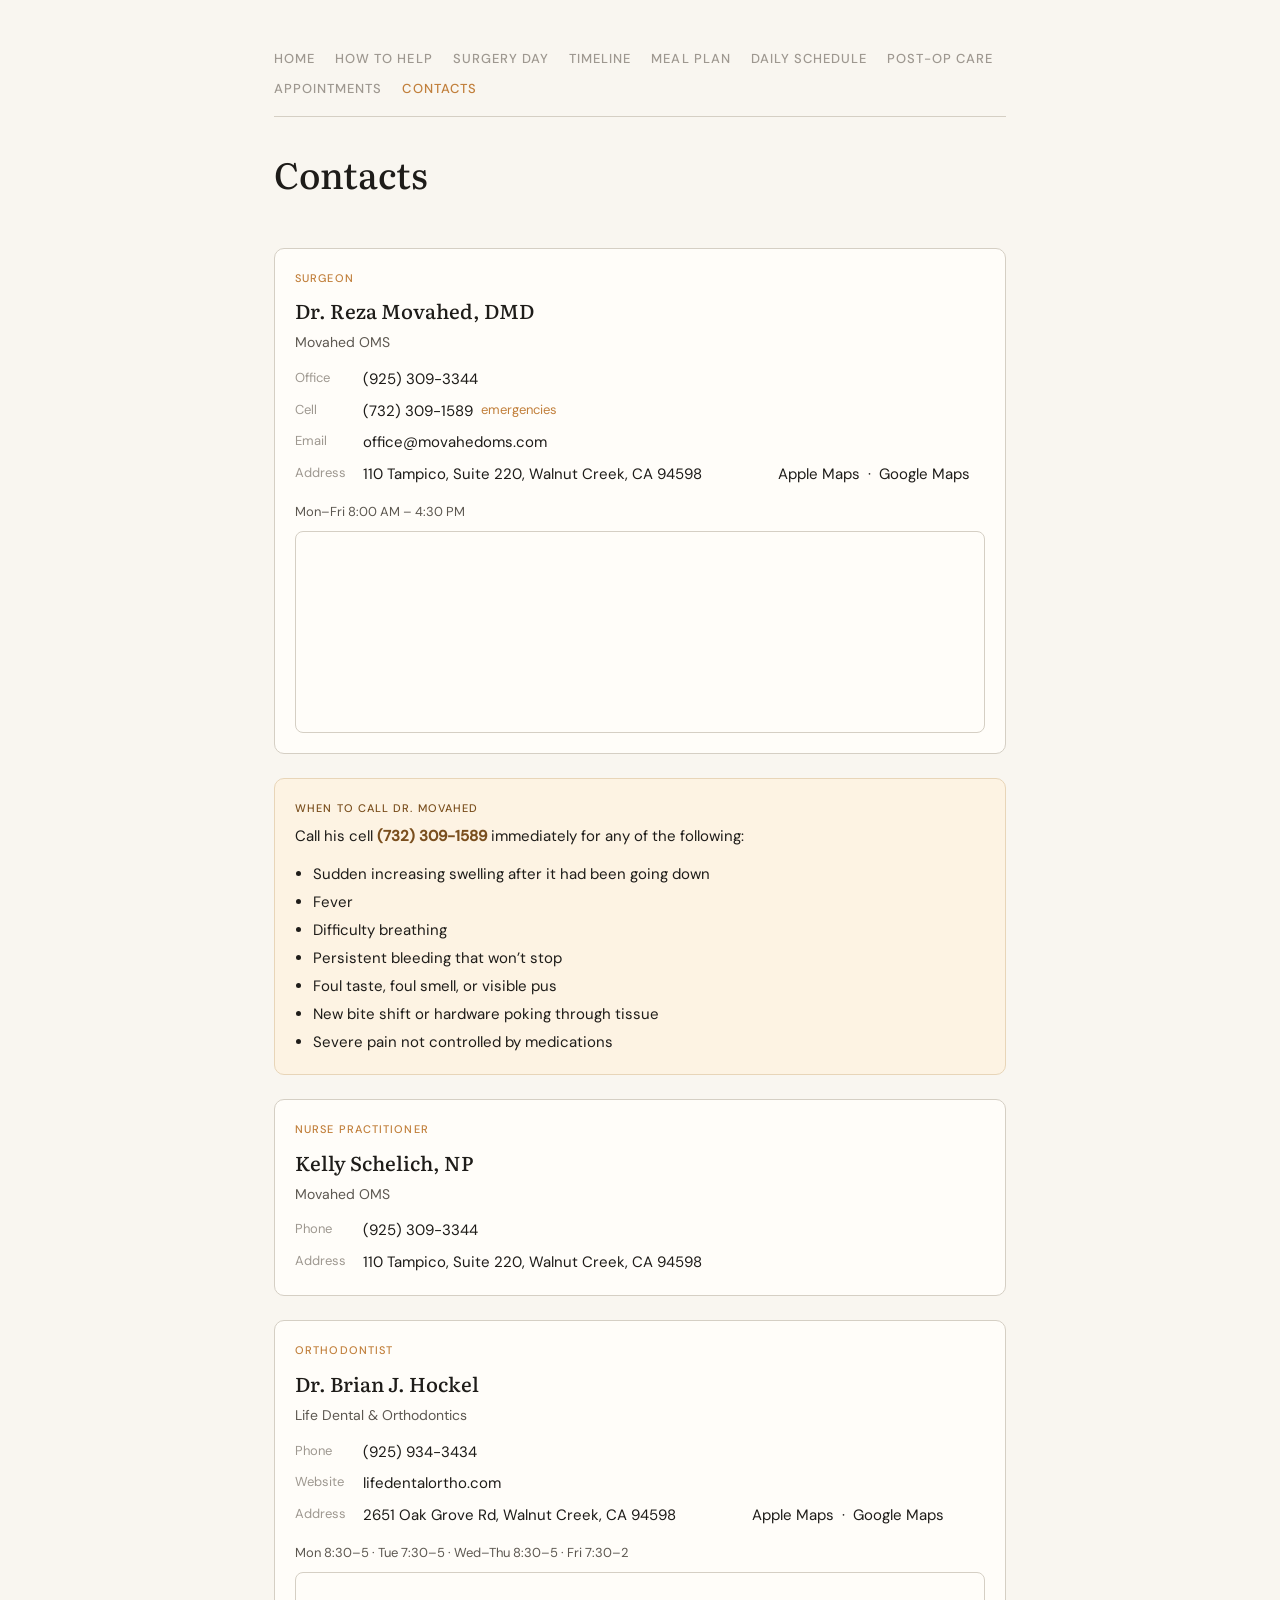
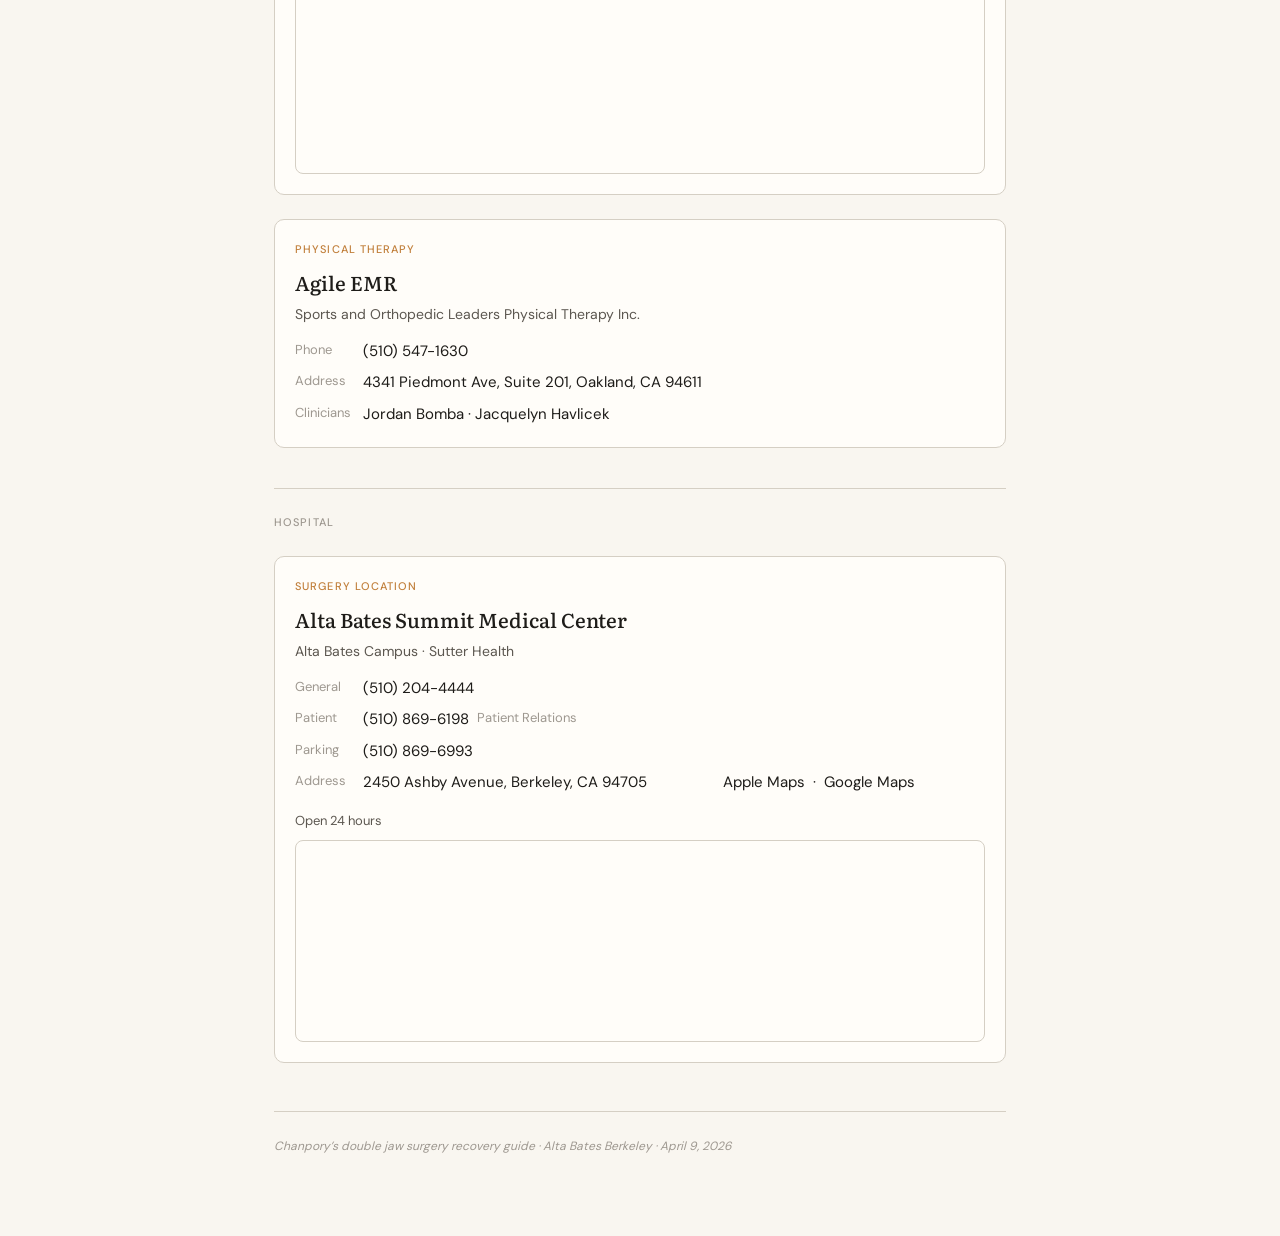
<file: contacts.html>
<!DOCTYPE html>
<html lang="en">
<head>
<meta charset="UTF-8">
<meta name="robots" content="noindex, nofollow">
<meta http-equiv="Cache-Control" content="no-cache, no-store, must-revalidate">
<meta http-equiv="Pragma" content="no-cache">
<meta http-equiv="Expires" content="0">
<meta property="og:title" content="Contacts">
<meta property="og:description" content="Dr. Movahed, Dr. Hockel, and Alta Bates contact information.">
<meta property="og:type" content="website">
<meta property="og:url" content="https://chanpory.github.io/recovery/contacts.html">
<meta name="viewport" content="width=device-width, initial-scale=1.0">
<title>Contacts — Chanpory’s recovery guide</title>
<link rel="stylesheet" href="styles.css?v=12">
<style>
  .contacts {
    display: flex;
    flex-direction: column;
    gap: 24px;
  }

  .contact-card {
    background: var(--warm-white);
    border: 1px solid var(--border);
    border-radius: 10px;
    padding: 20px;
  }

  .contact-role {
    font-family: 'DM Sans', sans-serif;
    font-size: 11px;
    font-weight: 500;
    letter-spacing: 0.1em;
    text-transform: uppercase;
    color: var(--amber);
    margin-bottom: 6px;
  }

  .contact-name {
    font-family: 'Literata', serif;
    font-size: 20px;
    font-weight: 500;
    color: var(--charcoal);
    margin-bottom: 4px;
  }

  .contact-practice {
    font-size: 14px;
    color: var(--mid);
    margin-bottom: 12px;
  }

  .contact-details {
    display: flex;
    flex-direction: column;
    gap: 6px;
    font-size: 15px;
  }

  .contact-details > div {
    display: flex;
    gap: 8px;
  }

  .contact-details a {
    color: var(--charcoal);
    text-decoration: none;
  }

  .contact-details a:hover {
    color: var(--amber);
  }

  .contact-label {
    color: var(--light);
    font-size: 13px;
    min-width: 60px;
    flex-shrink: 0;
  }

  .contact-hours {
    font-size: 13px;
    color: var(--mid);
    margin-top: 8px;
  }

  .map-container {
    margin-top: 8px;
    border-radius: 8px;
    overflow: hidden;
    border: 1px solid var(--border);
  }

  .map-container iframe {
    display: block;
    width: 100%;
    height: 200px;
    border: 0;
  }

  .section-divider {
    font-family: 'DM Sans', sans-serif;
    font-size: 11px;
    font-weight: 500;
    letter-spacing: 0.1em;
    text-transform: uppercase;
    color: var(--light);
    margin-top: 16px;
    padding-top: 24px;
    border-top: 1px solid var(--border);
  }
</style>
</head>
<body>
<div class="page">

  <nav class="site-nav">
    <a href="index.html">Home</a>
    <a href="help.html">How to help</a>
    <a href="surgery-day.html">Surgery day</a>
    <a href="timeline.html">Timeline</a>
    <a href="meals.html">Meal plan</a>
    <a href="medications.html">Daily schedule</a>
    <a href="post-op-care.html">Post-op care</a>
    <a href="appointments.html?v=2">Appointments</a>
    <a href="contacts.html" class="active">Contacts</a>
  </nav>

  <div class="header" style="border-bottom: none;">
    <h1 class="header-title">Contacts</h1>
  </div>

  <div class="contacts">

    <div class="contact-card">
      <div class="contact-role">Surgeon</div>
      <div class="contact-name">Dr. Reza Movahed, DMD</div>
      <div class="contact-practice">Movahed OMS</div>
      <div class="contact-details">
        <div><span class="contact-label">Office</span> <a href="tel:+19253093344">(925) 309-3344</a></div>
        <div><span class="contact-label">Cell</span> <a href="tel:+17323091589">(732) 309-1589</a> <span style="color:var(--amber); font-size:13px;">emergencies</span></div>
        <div><span class="contact-label">Email</span> <a href="mailto:office@movahedoms.com">office@movahedoms.com</a></div>
        <div><span class="contact-label">Address</span> 110 Tampico, Suite 220, Walnut Creek, CA 94598<br><span class="contact-label"></span> <a href="https://maps.apple.com/?address=110+Tampico+Suite+220,+Walnut+Creek,+CA+94598" target="_blank">Apple Maps</a> · <a href="https://maps.google.com/maps?q=110+Tampico+Suite+220,+Walnut+Creek,+CA+94598" target="_blank">Google Maps</a></div>
        <div class="contact-hours">Mon–Fri 8:00 AM – 4:30 PM</div>
      </div>
      <div class="map-container">
        <iframe src="https://maps.google.com/maps?q=110%20Tampico%20Suite%20220%2C%20Walnut%20Creek%2C%20CA%2094598&t=&z=15&ie=UTF8&iwloc=&output=embed" allowfullscreen="" loading="lazy" referrerpolicy="no-referrer-when-downgrade"></iframe>
      </div>
    </div>

    <div class="contact-card" style="background: var(--amber-light); border-color: #e8d5b8;">
      <div class="contact-role" style="color: #7a4f1e;">When to call Dr. Movahed</div>
      <div class="contact-details" style="font-size: 15px; color: var(--charcoal); line-height: 1.6;">
        <p style="margin-bottom: 8px;">Call his cell <a href="tel:+17323091589" style="font-weight: 600; color: #7a4f1e;">(732) 309-1589</a> immediately for any of the following:</p>
        <ul style="padding-left: 18px; display: flex; flex-direction: column; gap: 4px;">
          <li>Sudden increasing swelling after it had been going down</li>
          <li>Fever</li>
          <li>Difficulty breathing</li>
          <li>Persistent bleeding that won’t stop</li>
          <li>Foul taste, foul smell, or visible pus</li>
          <li>New bite shift or hardware poking through tissue</li>
          <li>Severe pain not controlled by medications</li>
        </ul>
      </div>
    </div>

    <div class="contact-card">
      <div class="contact-role">Nurse Practitioner</div>
      <div class="contact-name">Kelly Schelich, NP</div>
      <div class="contact-practice">Movahed OMS</div>
      <div class="contact-details">
        <div><span class="contact-label">Phone</span> <a href="tel:+19253093344">(925) 309-3344</a></div>
        <div><span class="contact-label">Address</span> 110 Tampico, Suite 220, Walnut Creek, CA 94598</div>
      </div>
    </div>

    <div class="contact-card">
      <div class="contact-role">Orthodontist</div>
      <div class="contact-name">Dr. Brian J. Hockel</div>
      <div class="contact-practice">Life Dental & Orthodontics</div>
      <div class="contact-details">
        <div><span class="contact-label">Phone</span> <a href="tel:+19259343434">(925) 934-3434</a></div>
        <div><span class="contact-label">Website</span> <a href="https://lifedentalortho.com" target="_blank">lifedentalortho.com</a></div>
        <div><span class="contact-label">Address</span> 2651 Oak Grove Rd, Walnut Creek, CA 94598<br><span class="contact-label"></span> <a href="https://maps.apple.com/?address=2651+Oak+Grove+Rd,+Walnut+Creek,+CA+94598" target="_blank">Apple Maps</a> · <a href="https://maps.google.com/maps?q=2651+Oak+Grove+Rd,+Walnut+Creek,+CA+94598" target="_blank">Google Maps</a></div>
        <div class="contact-hours">Mon 8:30–5 · Tue 7:30–5 · Wed–Thu 8:30–5 · Fri 7:30–2</div>
      </div>
      <div class="map-container">
        <iframe src="https://maps.google.com/maps?q=2651%20Oak%20Grove%20Rd%2C%20Walnut%20Creek%2C%20CA%2094598&t=&z=15&ie=UTF8&iwloc=&output=embed" allowfullscreen="" loading="lazy" referrerpolicy="no-referrer-when-downgrade"></iframe>
      </div>
    </div>


    <div class="contact-card">
      <div class="contact-role">Physical Therapy</div>
      <div class="contact-name">Agile EMR</div>
      <div class="contact-practice">Sports and Orthopedic Leaders Physical Therapy Inc.</div>
      <div class="contact-details">
        <div><span class="contact-label">Phone</span> <a href="tel:+15105471630">(510) 547-1630</a></div>
        <div><span class="contact-label">Address</span> 4341 Piedmont Ave, Suite 201, Oakland, CA 94611</div>
        <div><span class="contact-label">Clinicians</span> Jordan Bomba · Jacquelyn Havlicek</div>
      </div>
    </div>

    <div class="section-divider">Hospital</div>

    <div class="contact-card">
      <div class="contact-role">Surgery location</div>
      <div class="contact-name">Alta Bates Summit Medical Center</div>
      <div class="contact-practice">Alta Bates Campus · Sutter Health</div>
      <div class="contact-details">
        <div><span class="contact-label">General</span> <a href="tel:+15102044444">(510) 204-4444</a></div>
        <div><span class="contact-label">Patient</span> <a href="tel:+15108696198">(510) 869-6198</a> <span style="color:var(--light); font-size:13px;">Patient Relations</span></div>
        <div><span class="contact-label">Parking</span> <a href="tel:+15108696993">(510) 869-6993</a></div>
        <div><span class="contact-label">Address</span> 2450 Ashby Avenue, Berkeley, CA 94705<br><span class="contact-label"></span> <a href="https://maps.apple.com/?address=2450+Ashby+Avenue,+Berkeley,+CA+94705" target="_blank">Apple Maps</a> · <a href="https://maps.google.com/maps?q=2450+Ashby+Avenue,+Berkeley,+CA+94705" target="_blank">Google Maps</a></div>
        <div class="contact-hours">Open 24 hours</div>
      </div>
      <div class="map-container">
        <iframe src="https://maps.google.com/maps?q=2450%20Ashby%20Avenue%2C%20Berkeley%2C%20CA%2094705&t=&z=15&ie=UTF8&iwloc=&output=embed" allowfullscreen="" loading="lazy" referrerpolicy="no-referrer-when-downgrade"></iframe>
      </div>
    </div>

  </div>

  <div class="page-footer">Chanpory’s double jaw surgery recovery guide · Alta Bates Berkeley · April 9, 2026</div>
</div>
<script src="pull-refresh.js"></script>
</body>
</html>
</file>
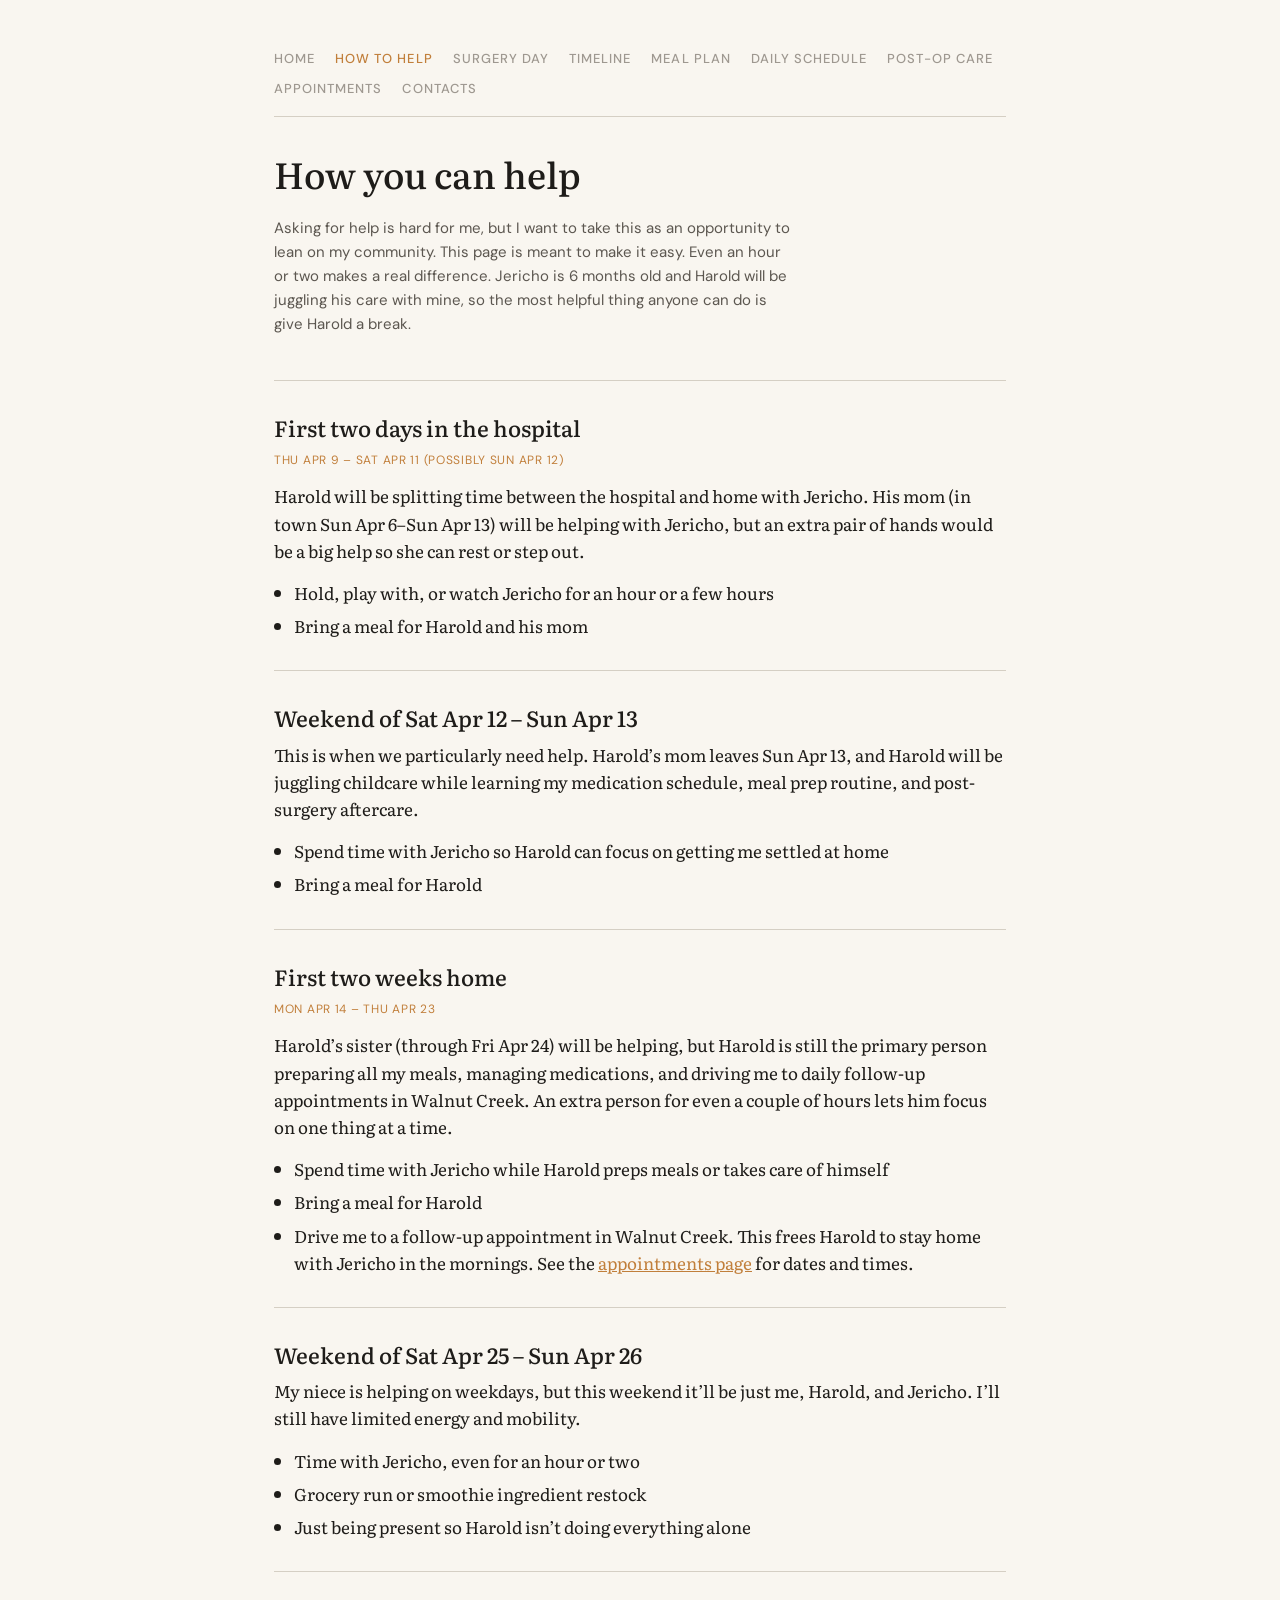
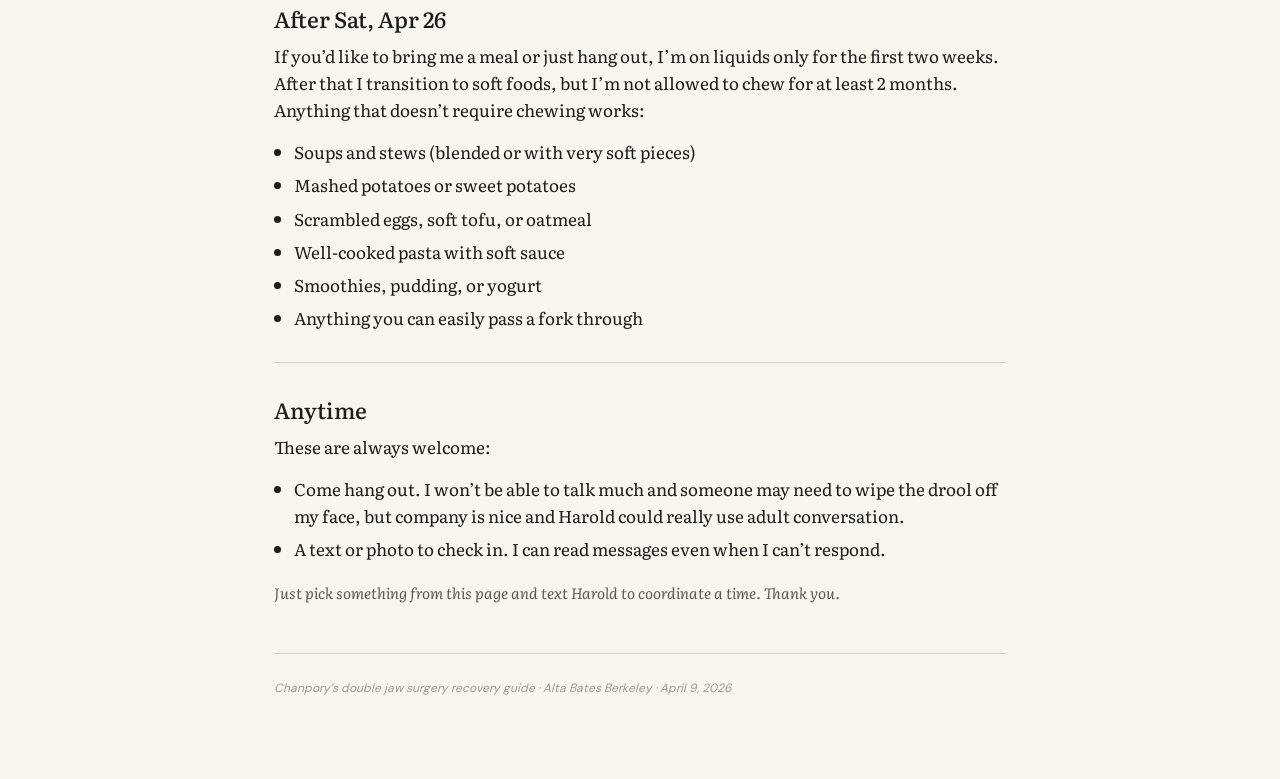
<file: help.html>
<!DOCTYPE html>
<html lang="en">
<head>
<meta charset="UTF-8">
<meta name="robots" content="noindex, nofollow">
<meta http-equiv="Cache-Control" content="no-cache, no-store, must-revalidate">
<meta http-equiv="Pragma" content="no-cache">
<meta http-equiv="Expires" content="0">
<meta property="og:title" content="How to help">
<meta property="og:description" content="Ways friends and family can help during Chanpory’s jaw surgery recovery.">
<meta property="og:type" content="website">
<meta property="og:url" content="https://chanpory.github.io/recovery/help.html">
<meta name="viewport" content="width=device-width, initial-scale=1.0">
<title>How you can help — Chanpory’s recovery guide</title>
<link rel="stylesheet" href="styles.css?v=12">
<style>
  .help-intro {
    font-family: 'Literata', serif;
    font-size: 18px;
    color: var(--charcoal);
    line-height: 1.6;
    margin-bottom: 32px;
  }

  .help-section {
    padding-top: 28px;
    margin-top: 28px;
    border-top: 1px solid var(--border);
  }

  .help-section:first-of-type {
    margin-top: 0;
    padding-top: 0;
    border-top: none;
  }

  .help-title {
    font-family: 'Literata', serif;
    font-size: 22px;
    font-weight: 500;
    color: var(--charcoal);
    margin-bottom: 4px;
  }

  .help-dates {
    font-family: 'DM Sans', sans-serif;
    font-size: 12px;
    font-weight: 400;
    letter-spacing: 0.06em;
    text-transform: uppercase;
    color: var(--amber);
    margin-bottom: 12px;
  }

  .help-text {
    font-family: 'Literata', serif;
    font-size: 17px;
    color: var(--charcoal);
    line-height: 1.6;
    margin-bottom: 12px;
  }

  .help-list {
    list-style: disc;
    padding-left: 20px;
    margin: 12px 0;
  }

  .help-list li {
    font-family: 'Literata', serif;
    font-size: 17px;
    color: var(--charcoal);
    line-height: 1.6;
    padding: 3px 0;
  }

  .help-note {
    font-family: 'Literata', serif;
    font-size: 15px;
    color: var(--mid);
    line-height: 1.6;
    font-style: italic;
    margin-top: 16px;
  }

  @media (max-width: 640px) {
    .help-title { font-size: 20px; }
  }
</style>
</head>
<body>
<div class="page">

  <nav class="site-nav">
    <a href="index.html">Home</a>
    <a href="help.html" class="active">How to help</a>
    <a href="surgery-day.html">Surgery day</a>
    <a href="timeline.html">Timeline</a>
    <a href="meals.html">Meal plan</a>
    <a href="medications.html">Daily schedule</a>
    <a href="post-op-care.html">Post-op care</a>
    <a href="appointments.html?v=2">Appointments</a>
    <a href="contacts.html">Contacts</a>
  </nav>

  <div class="header" style="border-bottom: none;">
    <h1 class="header-title">How you can help</h1>
    <p class="header-subtitle">Asking for help is hard for me, but I want to take this as an opportunity to lean on my community. This page is meant to make it easy. Even an hour or two makes a real difference. Jericho is 6 months old and Harold will be juggling his care with mine, so the most helpful thing anyone can do is give Harold a break.</p>
  </div>

  <div class="help-section">
    <h2 class="help-title">First two days in the hospital</h2>
    <div class="help-dates">Thu Apr 9 – Sat Apr 11 (possibly Sun Apr 12)</div>
    <p class="help-text">Harold will be splitting time between the hospital and home with Jericho. His mom (in town Sun Apr 6–Sun Apr 13) will be helping with Jericho, but an extra pair of hands would be a big help so she can rest or step out.</p>
    <ul class="help-list">
      <li>Hold, play with, or watch Jericho for an hour or a few hours</li>
      <li>Bring a meal for Harold and his mom</li>
    </ul>
  </div>

  <div class="help-section">
    <h2 class="help-title">Weekend of Sat Apr 12 – Sun Apr 13</h2>
    <p class="help-text">This is when we particularly need help. Harold’s mom leaves Sun Apr 13, and Harold will be juggling childcare while learning my medication schedule, meal prep routine, and post-surgery aftercare.</p>
    <ul class="help-list">
      <li>Spend time with Jericho so Harold can focus on getting me settled at home</li>
      <li>Bring a meal for Harold</li>
    </ul>
  </div>

  <div class="help-section">
    <h2 class="help-title">First two weeks home</h2>
    <div class="help-dates">Mon Apr 14 – Thu Apr 23</div>
    <p class="help-text">Harold’s sister (through Fri Apr 24) will be helping, but Harold is still the primary person preparing all my meals, managing medications, and driving me to daily follow-up appointments in Walnut Creek. An extra person for even a couple of hours lets him focus on one thing at a time.</p>
    <ul class="help-list">
      <li>Spend time with Jericho while Harold preps meals or takes care of himself</li>
      <li>Bring a meal for Harold</li>
      <li>Drive me to a follow-up appointment in Walnut Creek. This frees Harold to stay home with Jericho in the mornings. See the <a href="appointments.html?v=2" style="color: var(--amber);">appointments page</a> for dates and times.</li>
    </ul>
  </div>

  <div class="help-section">
    <h2 class="help-title">Weekend of Sat Apr 25 – Sun Apr 26</h2>
    <p class="help-text">My niece is helping on weekdays, but this weekend it’ll be just me, Harold, and Jericho. I’ll still have limited energy and mobility.</p>
    <ul class="help-list">
      <li>Time with Jericho, even for an hour or two</li>
      <li>Grocery run or smoothie ingredient restock</li>
      <li>Just being present so Harold isn’t doing everything alone</li>
    </ul>
  </div>

  <div class="help-section">
    <h2 class="help-title">After Sat, Apr 26</h2>
    <p class="help-text">If you’d like to bring me a meal or just hang out, I’m on liquids only for the first two weeks. After that I transition to soft foods, but I’m not allowed to chew for at least 2 months. Anything that doesn’t require chewing works:</p>
    <ul class="help-list">
      <li>Soups and stews (blended or with very soft pieces)</li>
      <li>Mashed potatoes or sweet potatoes</li>
      <li>Scrambled eggs, soft tofu, or oatmeal</li>
      <li>Well-cooked pasta with soft sauce</li>
      <li>Smoothies, pudding, or yogurt</li>
      <li>Anything you can easily pass a fork through</li>
    </ul>
  </div>

  <div class="help-section">
    <h2 class="help-title">Anytime</h2>
    <p class="help-text">These are always welcome:</p>
    <ul class="help-list">
      <li>Come hang out. I won’t be able to talk much and someone may need to wipe the drool off my face, but company is nice and Harold could really use adult conversation.</li>
      <li>A text or photo to check in. I can read messages even when I can’t respond.</li>
    </ul>
  </div>

  <p class="help-note">Just pick something from this page and text Harold to coordinate a time. Thank you.</p>

  <div class="page-footer">Chanpory’s double jaw surgery recovery guide · Alta Bates Berkeley · April 9, 2026</div>
</div>
<script src="pull-refresh.js"></script>
</body>
</html>
</file>
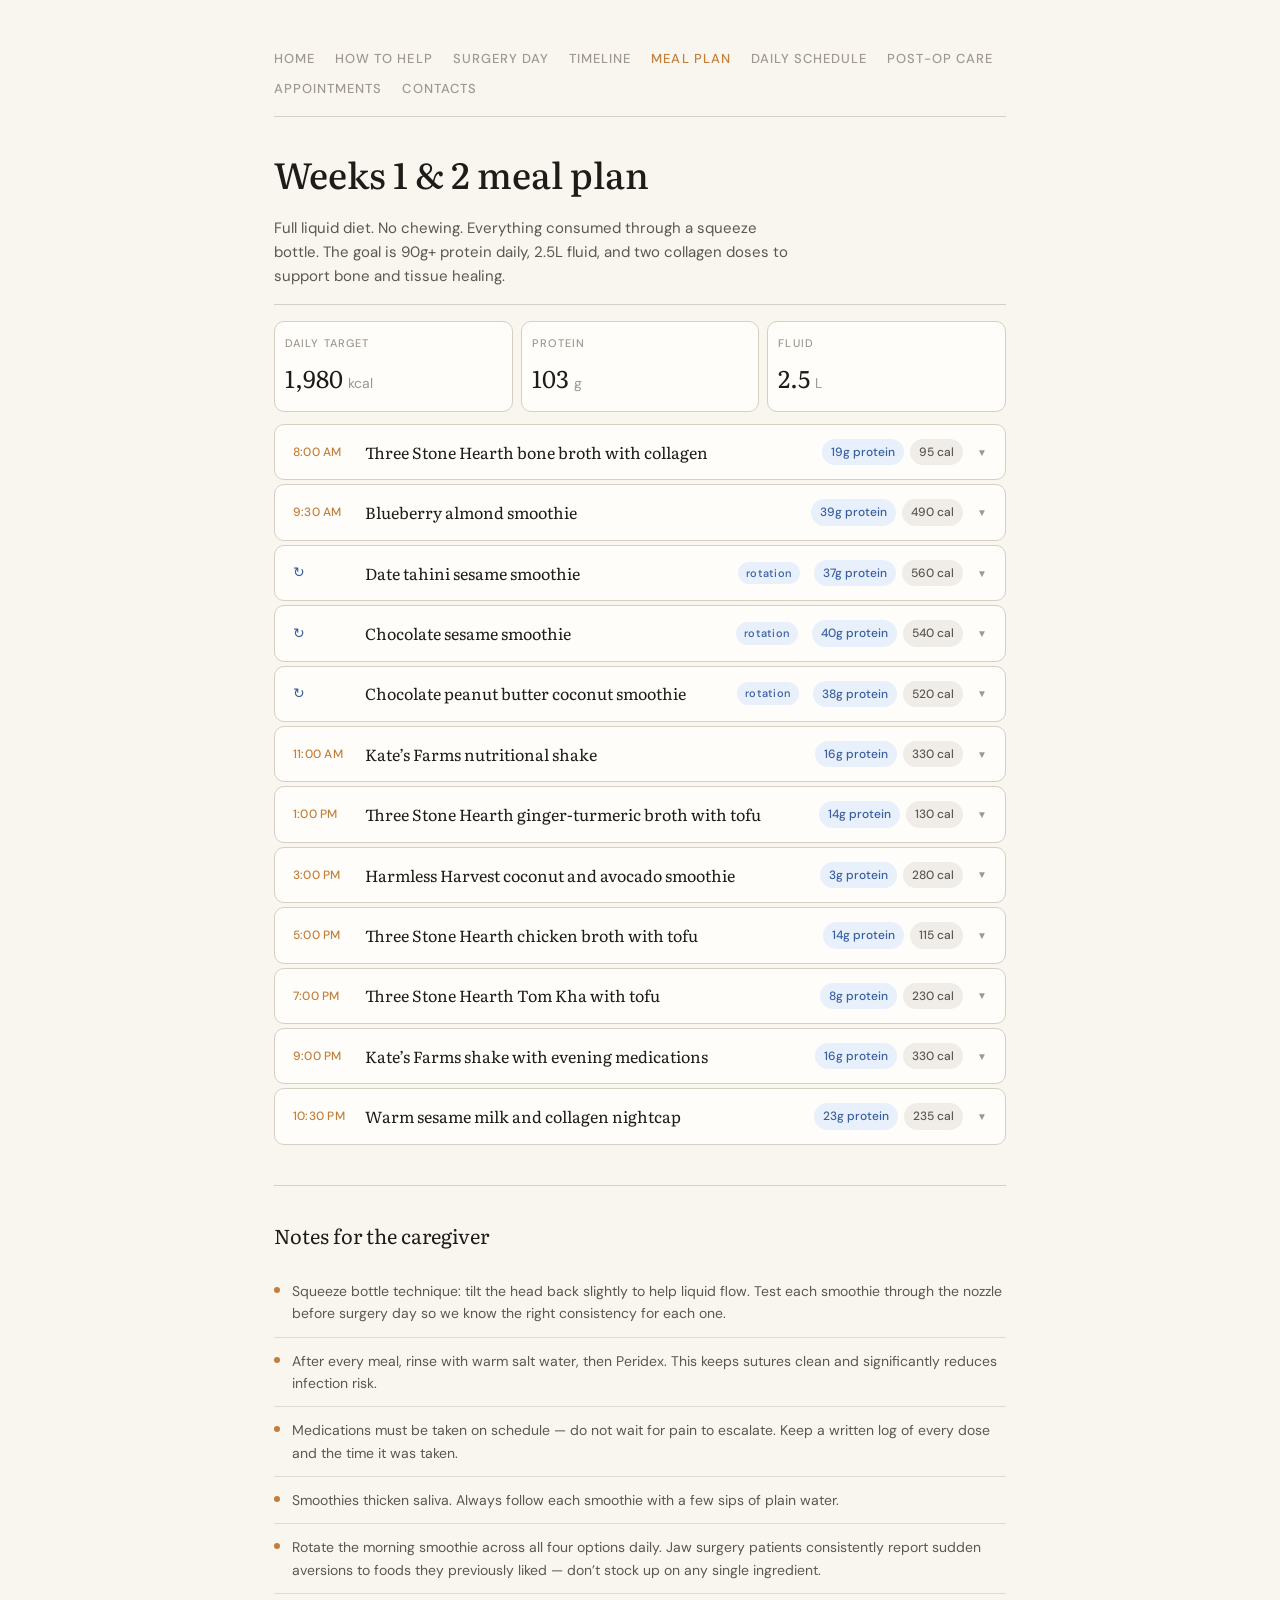
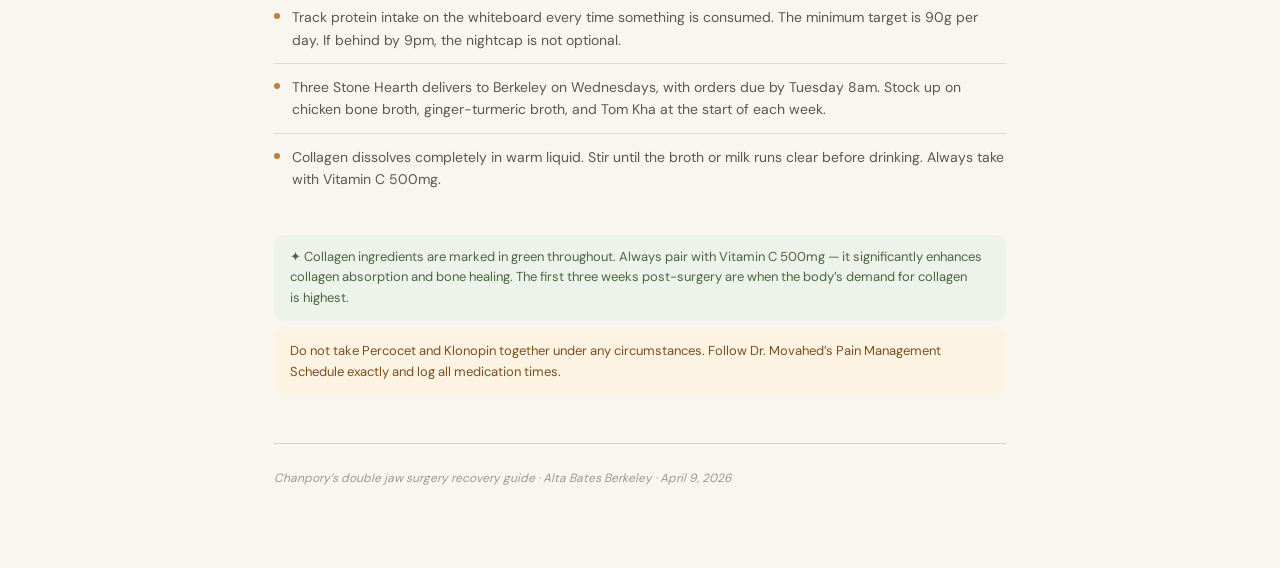
<file: meals.html>
<!DOCTYPE html>
<html lang="en">
<head>
<meta charset="UTF-8">
<meta name="robots" content="noindex, nofollow">
<meta http-equiv="Cache-Control" content="no-cache, no-store, must-revalidate">
<meta http-equiv="Pragma" content="no-cache">
<meta http-equiv="Expires" content="0">
<meta property="og:title" content="Meal plan">
<meta property="og:description" content="Weeks 1–2 liquid diet schedule with macros and smoothie rotations.">
<meta property="og:type" content="website">
<meta property="og:url" content="https://chanpory.github.io/recovery/meals.html">
<meta name="viewport" content="width=device-width, initial-scale=1.0">
<title>Meal plan — Chanpory’s recovery guide</title>
<link rel="stylesheet" href="styles.css?v=12">
<style>
  /* Stats */
  .stats {
    display: grid;
    grid-template-columns: repeat(3, minmax(0, 1fr));
    gap: 8px;
    margin-bottom: 12px;
  }

  .stat {
    background: var(--warm-white);
    border: 1px solid var(--border);
    border-radius: 10px;
    padding: 12px 10px;
  }

  .stat-label {
    font-size: 11px;
    font-weight: 500;
    letter-spacing: 0.1em;
    text-transform: uppercase;
    color: var(--light);
    margin-bottom: 6px;
  }

  .stat-value {
    font-family: 'Literata', serif;
    font-size: 24px;
    color: var(--charcoal);
  }

  .stat-unit {
    font-family: 'DM Sans', sans-serif;
    font-size: 14px;
    color: var(--light);
  }

  /* Meals */
  .meals {
    display: flex;
    flex-direction: column;
    gap: 4px;
  }

  .meal {
    background: var(--warm-white);
    border: 1px solid var(--border);
    border-radius: 10px;
    overflow: hidden;
    transition: border-color 0.15s;
  }

  .meal:hover { border-color: #ccc7bc; }

  .meal-header {
    display: flex;
    align-items: center;
    gap: 14px;
    padding: 14px 18px;
    cursor: pointer;
    user-select: none;
  }

  .meal-time {
    font-family: 'DM Sans', sans-serif;
    font-size: 12px;
    font-weight: 500;
    color: var(--amber);
    min-width: 58px;
    letter-spacing: 0.02em;
  }

  .meal-time.rotation {
    color: var(--blue);
    font-size: 14px;
  }

  .meal-name {
    font-family: 'Literata', serif;
    font-size: 16px;
    color: var(--charcoal);
    flex: 1;
    line-height: 1.3;
  }

  .rotation-pill {
    font-size: 11px;
    font-weight: 500;
    letter-spacing: 0.06em;
    background: var(--blue-light);
    color: var(--blue);
    border-radius: 20px;
    padding: 2px 8px;
    white-space: nowrap;
    flex-shrink: 0;
  }

  .meal-macros {
    display: flex;
    gap: 6px;
    flex-shrink: 0;
  }

  .macro {
    font-size: 12px;
    font-weight: 500;
    border-radius: 20px;
    padding: 3px 9px;
    white-space: nowrap;
  }

  .macro-p { background: var(--blue-light); color: var(--blue); }
  .macro-c { background: #f0ede8; color: var(--mid); }

  .chevron {
    color: var(--light);
    font-size: 10px;
    transition: transform 0.2s;
    flex-shrink: 0;
  }
  .chevron.open { transform: rotate(180deg); }

  .meal-detail {
    display: none;
    padding: 0 18px 16px;
    border-top: 1px solid var(--border);
  }
  .meal-detail.open { display: block; }

  .ingredients {
    margin-top: 12px;
    display: flex;
    flex-direction: column;
  }

  .ingredient {
    display: flex;
    justify-content: space-between;
    align-items: baseline;
    gap: 12px;
    padding: 6px 0;
    border-bottom: 1px solid #e0dbd2;
    font-size: 14px;
  }
  .ingredient:last-child { border-bottom: none; }

  .ing-name { color: var(--charcoal); flex: 1; }
  .ing-name.collagen { color: var(--sage); font-weight: 500; }

  .ing-detail { color: var(--light); font-size: 13px; text-align: right; }

  .meal-note {
    margin-top: 12px;
    font-size: 14px;
    color: var(--mid);
    font-style: italic;
    line-height: 1.6;
  }

  .meal-alert {
    margin-top: 10px;
    border-radius: 8px;
    padding: 10px 14px;
    font-size: 13px;
    line-height: 1.6;
  }
  .alert-amber { background: var(--amber-light); color: #7a4f1e; }
  .alert-green { background: var(--sage-light); color: var(--sage); }

  /* Tips */
  .tips {
    margin-top: 40px;
    padding-top: 32px;
    border-top: 1px solid var(--border);
  }

  .tips-title {
    font-family: 'Literata', serif;
    font-size: 20px;
    font-weight: 400;
    color: var(--charcoal);
    margin-bottom: 16px;
  }

  .tip {
    display: flex;
    gap: 12px;
    padding: 12px 0;
    border-bottom: 1px solid #e0dbd2;
    font-size: 14px;
    color: var(--mid);
    line-height: 1.6;
  }
  .tip:last-child { border-bottom: none; }

  .tip-dot {
    width: 6px;
    height: 6px;
    border-radius: 50%;
    background: var(--amber);
    margin-top: 7px;
    flex-shrink: 0;
  }

  @media (max-width: 640px) {
    .stat { padding: 10px 8px; }
    .stat-value { font-size: 20px; }
    .meal-macros { display: none; }
  }
</style>
</head>
<body>
<div class="page">

  <nav class="site-nav">
    <a href="index.html">Home</a>
    <a href="help.html">How to help</a>
    <a href="surgery-day.html">Surgery day</a>
    <a href="timeline.html">Timeline</a>
    <a href="meals.html" class="active">Meal plan</a>
    <a href="medications.html">Daily schedule</a>
    <a href="post-op-care.html">Post-op care</a>
    <a href="appointments.html?v=2">Appointments</a>
    <a href="contacts.html">Contacts</a>
  </nav>

  <div class="header">
    <h1 class="header-title">Weeks 1 & 2 meal plan</h1>
    <p class="header-subtitle">Full liquid diet. No chewing. Everything consumed through a squeeze bottle. The goal is 90g+ protein daily, 2.5L fluid, and two collagen doses to support bone and tissue healing.</p>
  </div>

  <div class="stats">
    <div class="stat">
      <div class="stat-label">Daily target</div>
      <div class="stat-value">1,980 <span class="stat-unit">kcal</span></div>
    </div>
    <div class="stat">
      <div class="stat-label">Protein</div>
      <div class="stat-value">103 <span class="stat-unit">g</span></div>
    </div>
    <div class="stat">
      <div class="stat-label">Fluid</div>
      <div class="stat-value">2.5 <span class="stat-unit">L</span></div>
    </div>
  </div>

  <div id="meals-container" class="meals"></div>

  <div class="tips">
    <h2 class="tips-title">Notes for the caregiver</h2>
    <div id="tips-container"></div>
  </div>

  <div class="footer-notes">
    <div class="footer-note fn-green">✦ Collagen ingredients are marked in green throughout. Always pair with Vitamin C 500mg — it significantly enhances collagen absorption and bone healing. The first three weeks post-surgery are when the body’s demand for collagen is highest.</div>
    <div class="footer-note fn-amber">Do not take Percocet and Klonopin together under any circumstances. Follow Dr. Movahed’s Pain Management Schedule exactly and log all medication times.</div>
  </div>

  <div class="page-footer">Chanpory’s double jaw surgery recovery guide · Alta Bates Berkeley · April 9, 2026</div>
</div>

<script>
const meals = [
  {
    time: "8:00 AM",
    name: "Three Stone Hearth bone broth with collagen",
    cal: 95, protein: 19,
    rotation: false,
    ingredients: [
      { name: "Three Stone Hearth chicken bone broth", amount: "8 oz, warm", detail: "~60 cal · 9g protein", collagen: false },
      { name: "Vital Proteins collagen peptides", amount: "1 scoop", detail: "~35 cal · 10g protein", collagen: true },
      { name: "Morning medications", amount: "as prescribed", detail: null, collagen: false },
      { name: "Vitamin C 500mg", amount: "1 tablet", detail: "take alongside collagen", collagen: false }
    ],
    note: "Stir collagen into warm broth until fully dissolved — it goes clear. Take Vitamin C at the same time.",
    alert: { type: "green", text: "This is the most important slot of the day. Bone and connective tissue repair demand is highest in the first three weeks post-surgery." }
  },
  {
    time: "9:30 AM",
    name: "Blueberry almond smoothie",
    cal: 490, protein: 39,
    rotation: false,
    rotationNote: "Rotate this slot daily across the four smoothie options below.",
    ingredients: [
      { name: "Three Trees almond milk", amount: "1 cup", detail: "40 cal · 1g protein", collagen: false },
      { name: "Frozen blueberries", amount: "¾ cup", detail: "65 cal · 1g protein", collagen: false },
      { name: "Almond butter", amount: "2 tbsp", detail: "190 cal · 7g protein", collagen: false },
      { name: "Frozen banana", amount: "½ medium", detail: "52 cal · 0.5g protein", collagen: false },
      { name: "Unjury unflavored protein", amount: "1 scoop", detail: "~120 cal · 30g protein", collagen: false },
      { name: "Honey", amount: "1 tsp", detail: "21 cal", collagen: false }
    ],
    note: "Blend until completely smooth. Thin with extra almond milk until it flows easily through the squeeze bottle nozzle.",
    alert: null
  },
  {
    time: null,
    name: "Date tahini sesame smoothie",
    cal: 560, protein: 37,
    rotation: true,
    ingredients: [
      { name: "Three Trees sesame milk", amount: "1 cup", detail: "140 cal · 3g protein", collagen: false },
      { name: "Tahini", amount: "2 tbsp", detail: "180 cal · 5g protein", collagen: false },
      { name: "Medjool dates, pitted and soaked 5 min", amount: "2 dates", detail: "133 cal · 1g protein", collagen: false },
      { name: "Frozen banana", amount: "½ medium", detail: "52 cal · 0.5g protein", collagen: false },
      { name: "Unjury unflavored protein", amount: "1 scoop", detail: "~120 cal · 30g protein", collagen: false },
      { name: "Cinnamon", amount: "pinch", detail: null, collagen: false }
    ],
    note: "Soak dates in warm water first so they blend completely smooth. Rich and naturally sweet — closest to a halvah flavor.",
    alert: null
  },
  {
    time: null,
    name: "Chocolate sesame smoothie",
    cal: 540, protein: 40,
    rotation: true,
    ingredients: [
      { name: "Three Trees sesame milk", amount: "1 cup", detail: "140 cal · 3g protein", collagen: false },
      { name: "Natural peanut butter", amount: "2 tbsp", detail: "190 cal · 8g protein", collagen: false },
      { name: "Unsweetened cocoa powder", amount: "1 tbsp", detail: "12 cal · 1g protein", collagen: false },
      { name: "Frozen banana", amount: "½ medium", detail: "52 cal · 0.5g protein", collagen: false },
      { name: "Unjury unflavored protein", amount: "1 scoop", detail: "~120 cal · 30g protein", collagen: false },
      { name: "Honey", amount: "1 tsp", detail: "21 cal", collagen: false }
    ],
    note: "Sesame and cocoa pair well — earthy, rich, not overly sweet. Thin with a splash of almond milk if needed.",
    alert: null
  },
  {
    time: null,
    name: "Chocolate peanut butter coconut smoothie",
    cal: 520, protein: 38,
    rotation: true,
    ingredients: [
      { name: "Harmless Harvest chocolate coconut smoothie", amount: "1 bottle (10 oz)", detail: "110 cal · 2g protein", collagen: false },
      { name: "Natural peanut butter", amount: "2 tbsp", detail: "190 cal · 8g protein", collagen: false },
      { name: "Frozen banana", amount: "½ medium", detail: "52 cal · 0.5g protein", collagen: false },
      { name: "Unjury unflavored protein", amount: "1 scoop", detail: "~120 cal · 30g protein", collagen: false },
      { name: "Three Trees almond milk to thin", amount: "as needed", detail: "~30 cal", collagen: false }
    ],
    note: "Blend fully and thin until it flows freely through the squeeze bottle nozzle.",
    alert: null
  },
  {
    time: "11:00 AM",
    name: "Kate’s Farms nutritional shake",
    cal: 330, protein: 16,
    rotation: false,
    ingredients: [
      { name: "Kate’s Farms (any flavor)", amount: "1 bottle (325ml)", detail: "330 cal · 16g protein", collagen: false }
    ],
    note: "Pour into squeeze bottle. Sip slowly over 20–30 minutes. Don’t rush — nausea is common in the first days.",
    alert: null
  },
  {
    time: "1:00 PM",
    name: "Three Stone Hearth ginger-turmeric broth with tofu",
    cal: 130, protein: 14,
    rotation: false,
    ingredients: [
      { name: "TSH Ginger-Turmeric Infused Chicken Broth", amount: "1.5 cups", detail: "~75 cal · 9g protein", collagen: false },
      { name: "Silken tofu, blended in", amount: "100g", detail: "55 cal · 5g protein", collagen: false }
    ],
    note: "Heat broth, blend with silken tofu until completely smooth, strain before pouring into squeeze bottle. Anti-inflammatory from turmeric and black pepper.",
    alert: null
  },
  {
    time: "3:00 PM",
    name: "Harmless Harvest coconut and avocado smoothie",
    cal: 280, protein: 3,
    rotation: false,
    ingredients: [
      { name: "Harmless Harvest coconut smoothie (original)", amount: "1 bottle (10 oz)", detail: "110 cal · 1g protein", collagen: false },
      { name: "Avocado", amount: "½ medium", detail: "120 cal · 1.5g protein", collagen: false },
      { name: "Honey", amount: "1 tsp", detail: "21 cal", collagen: false },
      { name: "Fresh lime juice", amount: "squeeze", detail: null, collagen: false },
      { name: "Three Trees almond milk to thin", amount: "as needed", detail: null, collagen: false }
    ],
    note: "Blend fully, then thin with almond milk until it flows easily with light pressure on the bottle. Test consistency before surgery so we know the right ratio.",
    alert: { type: "amber", text: "This must flow through the squeeze bottle nozzle with light pressure in weeks 1–2. Keep adding liquid until it pours easily." }
  },
  {
    time: "5:00 PM",
    name: "Three Stone Hearth chicken broth with tofu",
    cal: 115, protein: 14,
    rotation: false,
    ingredients: [
      { name: "TSH Chicken Bone Broth", amount: "1.5 cups", detail: "~60 cal · 9g protein", collagen: false },
      { name: "Silken tofu, blended in", amount: "100g", detail: "55 cal · 5g protein", collagen: false }
    ],
    note: "Rotate between plain chicken and ginger-turmeric broth across the week to keep this slot from getting monotonous.",
    alert: null
  },
  {
    time: "7:00 PM",
    name: "Three Stone Hearth Tom Kha with tofu",
    cal: 230, protein: 8,
    rotation: false,
    ingredients: [
      { name: "TSH Frozen Thai Chicken Broth (Tom Kha)", amount: "1.5 cups, thawed", detail: "~175 cal · 3g protein", collagen: false },
      { name: "Silken tofu, blended in", amount: "100g", detail: "55 cal · 5g protein", collagen: false }
    ],
    note: "TSH makes this fresh — lemongrass, galangal, coconut milk, makrut lime. Thaw overnight in the fridge, heat, blend with tofu, strain. One jar covers two servings.",
    alert: null
  },
  {
    time: "9:00 PM",
    name: "Kate’s Farms shake with evening medications",
    cal: 330, protein: 16,
    rotation: false,
    ingredients: [
      { name: "Kate’s Farms (different flavor from morning)", amount: "1 bottle", detail: "330 cal · 16g protein", collagen: false }
    ],
    note: "Take evening medications with this. Check the day’s protein total on the whiteboard — if below 90g, do not skip the nightcap.",
    alert: null
  },
  {
    time: "10:30 PM",
    name: "Warm sesame milk and collagen nightcap",
    cal: 235, protein: 23,
    rotation: false,
    ingredients: [
      { name: "Three Trees sesame milk, warmed", amount: "1 cup", detail: "140 cal · 3g protein", collagen: false },
      { name: "Unjury unflavored protein", amount: "½ scoop", detail: "~60 cal · 15g protein", collagen: false },
      { name: "Vital Proteins collagen peptides", amount: "1 scoop", detail: "~35 cal · 10g protein", collagen: true },
      { name: "Cinnamon", amount: "pinch", detail: null, collagen: false }
    ],
    note: "Stir collagen and Unjury into warm milk — both dissolve completely. Second collagen dose of the day. Skip or halve if stomach is upset.",
    alert: null
  }
];

const tips = [
  "Squeeze bottle technique: tilt the head back slightly to help liquid flow. Test each smoothie through the nozzle before surgery day so we know the right consistency for each one.",
  "After every meal, rinse with warm salt water, then Peridex. This keeps sutures clean and significantly reduces infection risk.",
  "Medications must be taken on schedule — do not wait for pain to escalate. Keep a written log of every dose and the time it was taken.",
  "Smoothies thicken saliva. Always follow each smoothie with a few sips of plain water.",
  "Rotate the morning smoothie across all four options daily. Jaw surgery patients consistently report sudden aversions to foods they previously liked — don’t stock up on any single ingredient.",
  "Track protein intake on the whiteboard every time something is consumed. The minimum target is 90g per day. If behind by 9pm, the nightcap is not optional.",
  "Three Stone Hearth delivers to Berkeley on Wednesdays, with orders due by Tuesday 8am. Stock up on chicken bone broth, ginger-turmeric broth, and Tom Kha at the start of each week.",
  "Collagen dissolves completely in warm liquid. Stir until the broth or milk runs clear before drinking. Always take with Vitamin C 500mg."
];

const container = document.getElementById('meals-container');
let html = '';

meals.forEach((meal, i) => {
  const timeDisplay = meal.rotation ? '↻' : meal.time;
  const timeClass = meal.rotation ? 'meal-time rotation' : 'meal-time';

  html += `
    <div class="meal" id="meal-${i}">
      <div class="meal-header" onclick="toggle(${i})">
        <span class="${timeClass}">${timeDisplay}</span>
        <span class="meal-name">${meal.name}</span>
        ${meal.rotation ? '<span class="rotation-pill">rotation</span>' : ''}
        <span class="meal-macros">
          <span class="macro macro-p">${meal.protein}g protein</span>
          <span class="macro macro-c">${meal.cal} cal</span>
        </span>
        <span class="chevron" id="chevron-${i}">▼</span>
      </div>
      <div class="meal-detail" id="detail-${i}">
        ${meal.rotationNote ? `<p style="font-size:13px;color:var(--blue);font-weight:500;padding:10px 0 4px;font-style:normal;">${meal.rotationNote}</p>` : ''}
        <div class="ingredients">
          ${meal.ingredients.map(ing => `
            <div class="ingredient">
              <span class="ing-name ${ing.collagen ? 'collagen' : ''}">${ing.name}${ing.collagen ? ' ✦' : ''}</span>
              <span class="ing-detail">${ing.amount}${ing.detail ? ' · ' + ing.detail : ''}</span>
            </div>`).join('')}
        </div>
        ${meal.note ? `<p class="meal-note">${meal.note}</p>` : ''}
        ${meal.alert ? `<div class="meal-alert alert-${meal.alert.type}">${meal.alert.text}</div>` : ''}
      </div>
    </div>`;
});

container.innerHTML = html;

document.getElementById('tips-container').innerHTML = tips.map(t => `
  <div class="tip">
    <div class="tip-dot"></div>
    <span>${t}</span>
  </div>`).join('');

const openSet = new Set();
function toggle(i) {
  const detail = document.getElementById(`detail-${i}`);
  const chev = document.getElementById(`chevron-${i}`);
  if (openSet.has(i)) {
    openSet.delete(i);
    detail.classList.remove('open');
    chev.classList.remove('open');
  } else {
    openSet.add(i);
    detail.classList.add('open');
    chev.classList.add('open');
  }
}
</script>
<script src="pull-refresh.js"></script>
</body>
</html>
</file>
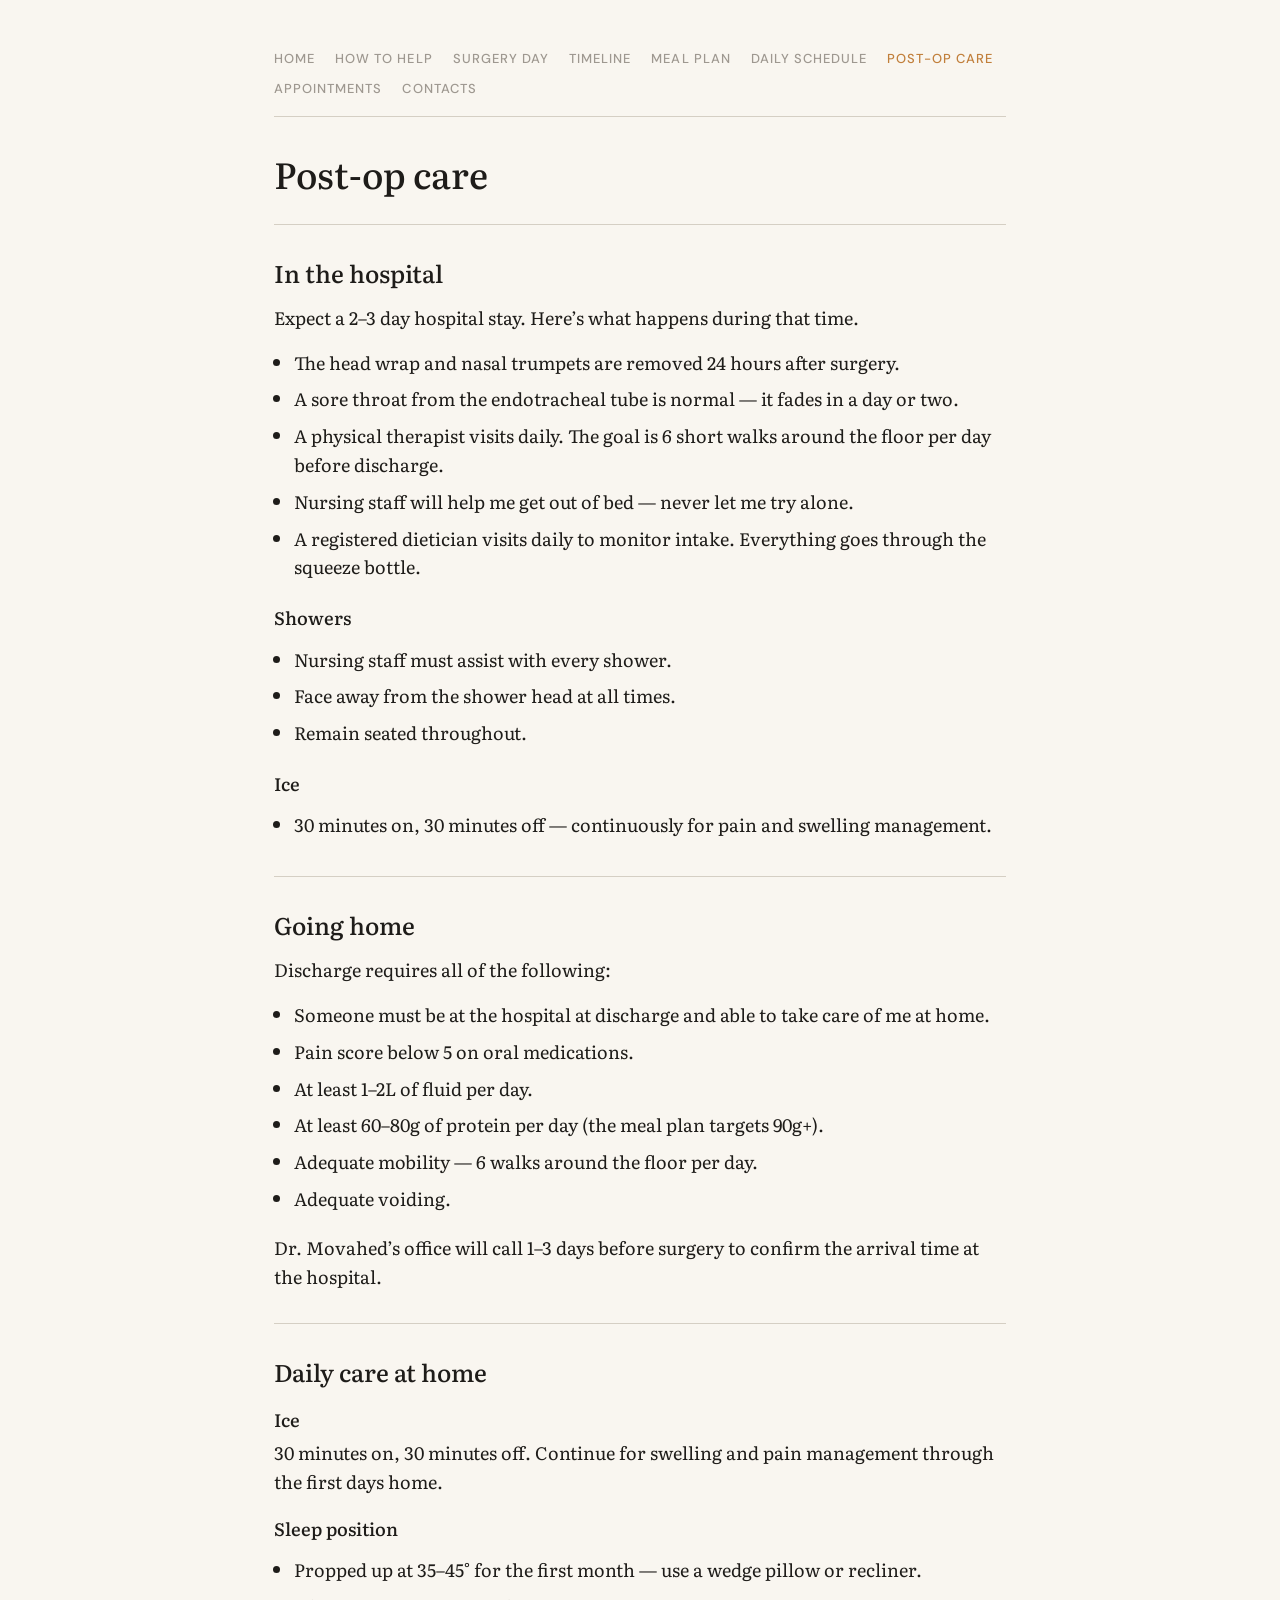
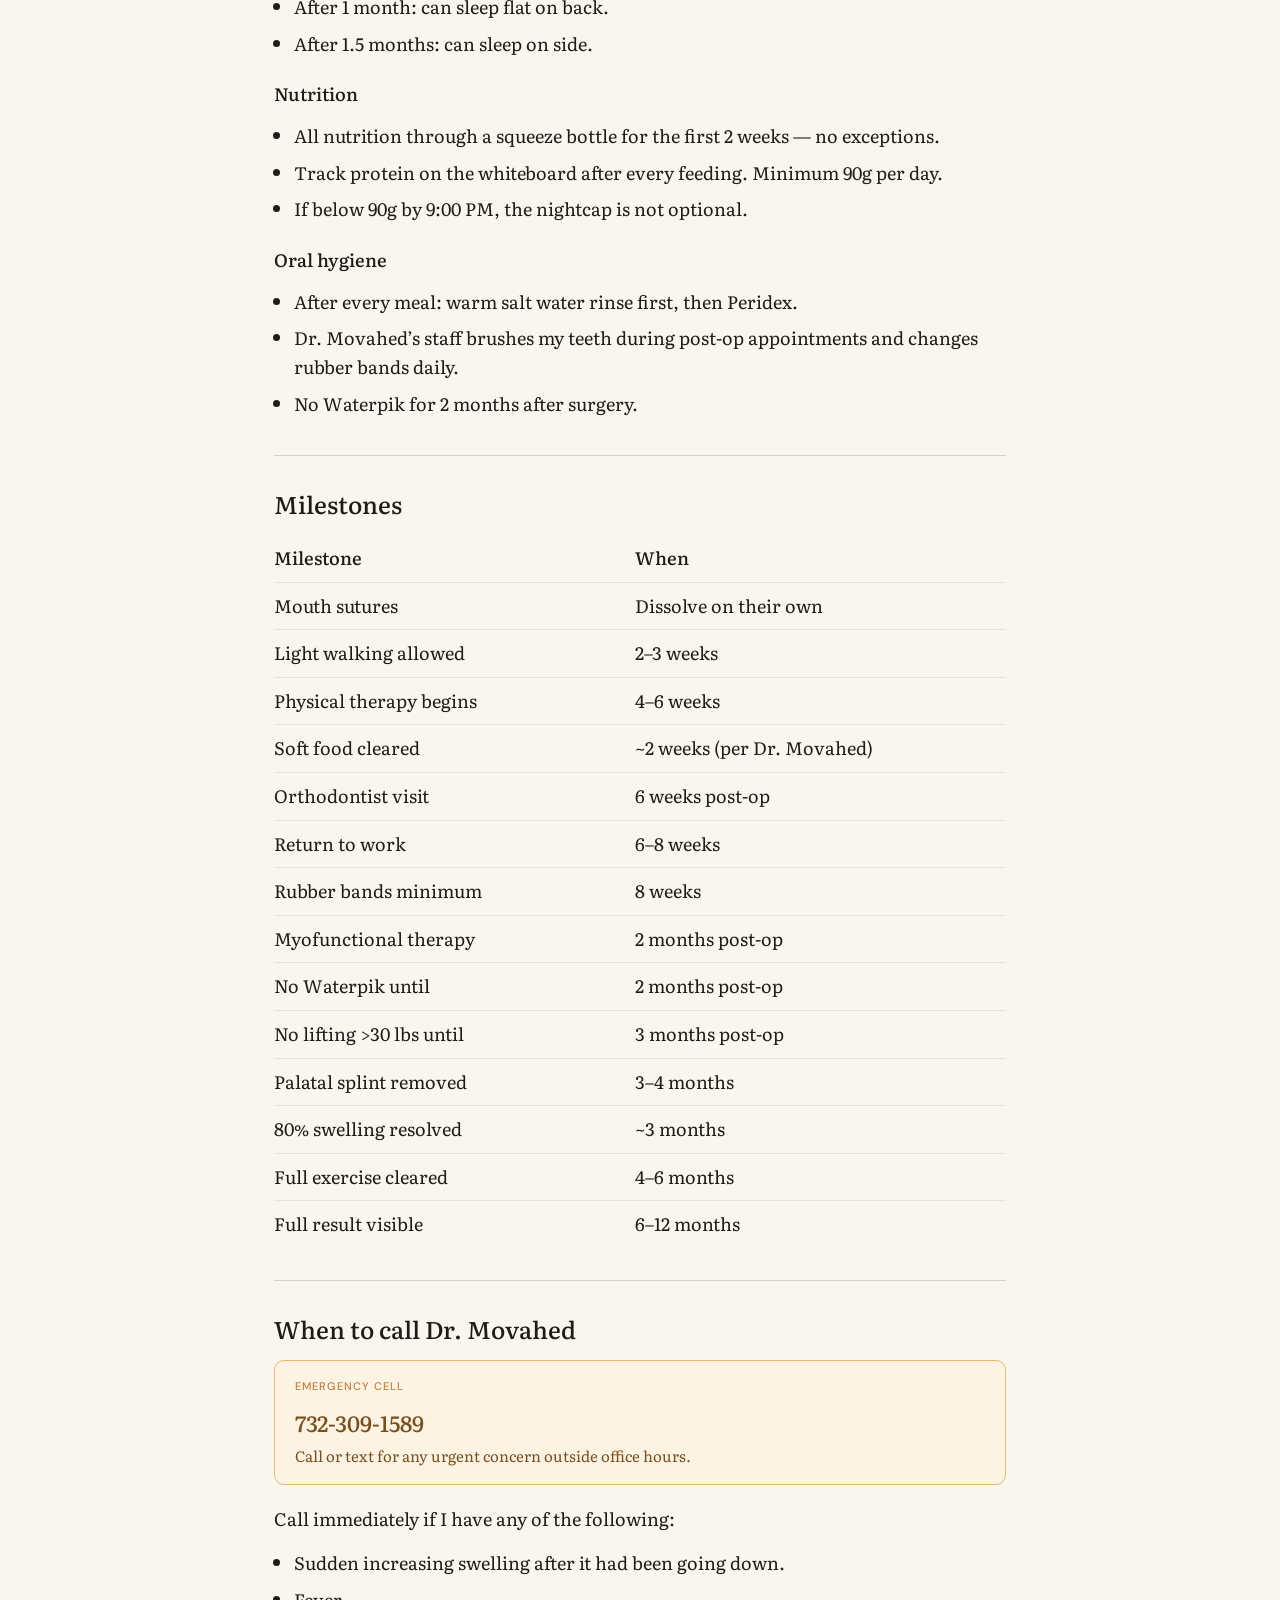
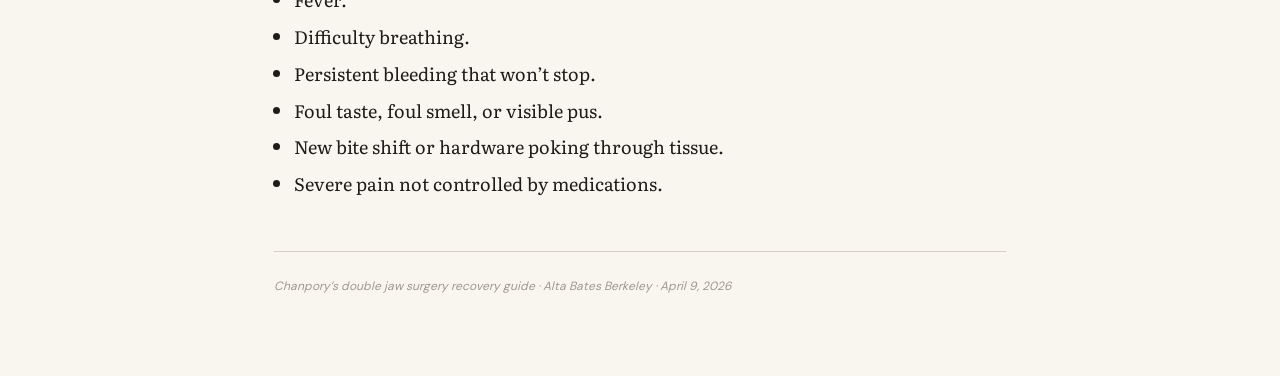
<file: post-op-care.html>
<!DOCTYPE html>
<html lang="en">
<head>
<meta charset="UTF-8">
<meta name="robots" content="noindex, nofollow">
<meta http-equiv="Cache-Control" content="no-cache, no-store, must-revalidate">
<meta http-equiv="Pragma" content="no-cache">
<meta http-equiv="Expires" content="0">
<meta property="og:title" content="Post-op care">
<meta property="og:description" content="Hospital stay, daily care at home, and recovery milestones.">
<meta property="og:type" content="website">
<meta property="og:url" content="https://chanpory.github.io/recovery/post-op-care.html">
<meta name="viewport" content="width=device-width, initial-scale=1.0">
<title>Post-op care — Chanpory’s recovery guide</title>
<link rel="stylesheet" href="styles.css?v=12">
<style>
  .care-section {
    padding-top: 32px;
    margin-top: 32px;
    border-top: 1px solid var(--border);
  }

  .care-title {
    font-family: 'Literata', serif;
    font-size: 24px;
    font-weight: 500;
    color: var(--charcoal);
    margin-bottom: 16px;
    line-height: 1.3;
  }

  .care-subtitle {
    font-family: 'Literata', serif;
    font-size: 18px;
    font-weight: 500;
    color: var(--charcoal);
    margin-top: 20px;
    margin-bottom: 8px;
    line-height: 1.3;
  }

  .care-text {
    font-family: 'Literata', serif;
    font-size: 18px;
    color: var(--charcoal);
    line-height: 1.6;
    margin-bottom: 0;
  }

  .care-list {
    list-style: disc;
    padding-left: 20px;
    margin: 12px 0;
  }

  .care-list li {
    font-family: 'Literata', serif;
    font-size: 18px;
    color: var(--charcoal);
    line-height: 1.6;
    padding: 4px 0;
  }

  /* Milestones table — matches timeline page pattern */
  .milestones-table {
    width: 100%;
    border-collapse: collapse;
  }

  .milestones-table th {
    font-family: 'Literata', serif;
    font-size: 18px;
    font-weight: 500;
    color: var(--charcoal);
    text-align: left;
    padding: 8px 0;
    border-bottom: 1px solid #e8e2d8;
  }

  .milestones-table td {
    font-family: 'Literata', serif;
    font-size: 18px;
    color: var(--charcoal);
    padding: 8px 0;
    border-bottom: 1px solid #e8e2d8;
    vertical-align: top;
  }

  .milestones-table tr:last-child td {
    border-bottom: none;
  }

  .milestones-table td:first-child {
    padding-right: 24px;
  }

  /* Emergency call-out */
  .emergency-box {
    background: var(--amber-light);
    border: 1px solid #e8b870;
    border-radius: 10px;
    padding: 16px 20px;
    margin-bottom: 20px;
  }

  .emergency-box-label {
    font-family: 'DM Sans', sans-serif;
    font-size: 11px;
    font-weight: 500;
    letter-spacing: 0.1em;
    text-transform: uppercase;
    color: var(--amber);
    margin-bottom: 8px;
  }

  .emergency-number {
    font-family: 'Literata', serif;
    font-size: 22px;
    font-weight: 500;
    color: #7a4f1e;
    text-decoration: none;
    display: block;
    margin-bottom: 4px;
  }

  .emergency-number:hover {
    color: var(--amber);
  }

  .emergency-desc {
    font-family: 'Literata', serif;
    font-size: 15px;
    color: #7a4f1e;
    line-height: 1.5;
  }

  @media (max-width: 640px) {
    .care-title { font-size: 22px; }
    .care-subtitle { font-size: 17px; }
    .care-text { font-size: 17px; }
    .care-list li { font-size: 17px; }
    .milestones-table th,
    .milestones-table td { font-size: 16px; }
  }
</style>
</head>
<body>
<div class="page">

  <nav class="site-nav">
    <a href="index.html">Home</a>
    <a href="help.html">How to help</a>
    <a href="surgery-day.html">Surgery day</a>
    <a href="timeline.html">Timeline</a>
    <a href="meals.html">Meal plan</a>
    <a href="medications.html">Daily schedule</a>
    <a href="post-op-care.html" class="active">Post-op care</a>
    <a href="appointments.html?v=2">Appointments</a>
    <a href="contacts.html">Contacts</a>
  </nav>

  <div class="header" style="border-bottom: none; padding-bottom: 0;">
    <h1 class="header-title">Post-op care</h1>
  </div>

  <!-- In the hospital -->
  <div class="care-section" style="margin-top: 24px;">
    <h2 class="care-title">In the hospital</h2>
    <p class="care-text">Expect a 2–3 day hospital stay. Here’s what happens during that time.</p>
    <ul class="care-list">
      <li>The head wrap and nasal trumpets are removed 24 hours after surgery.</li>
      <li>A sore throat from the endotracheal tube is normal — it fades in a day or two.</li>
      <li>A physical therapist visits daily. The goal is 6 short walks around the floor per day before discharge.</li>
      <li>Nursing staff will help me get out of bed — never let me try alone.</li>
      <li>A registered dietician visits daily to monitor intake. Everything goes through the squeeze bottle.</li>
    </ul>

    <h3 class="care-subtitle">Showers</h3>
    <ul class="care-list">
      <li>Nursing staff must assist with every shower.</li>
      <li>Face away from the shower head at all times.</li>
      <li>Remain seated throughout.</li>
    </ul>

    <h3 class="care-subtitle">Ice</h3>
    <ul class="care-list">
      <li>30 minutes on, 30 minutes off — continuously for pain and swelling management.</li>
    </ul>
  </div>

  <!-- Going home -->
  <div class="care-section">
    <h2 class="care-title">Going home</h2>
    <p class="care-text">Discharge requires all of the following:</p>
    <ul class="care-list">
      <li>Someone must be at the hospital at discharge and able to take care of me at home.</li>
      <li>Pain score below 5 on oral medications.</li>
      <li>At least 1–2L of fluid per day.</li>
      <li>At least 60–80g of protein per day (the meal plan targets 90g+).</li>
      <li>Adequate mobility — 6 walks around the floor per day.</li>
      <li>Adequate voiding.</li>
    </ul>
    <p class="care-text" style="margin-top: 16px;">Dr. Movahed’s office will call 1–3 days before surgery to confirm the arrival time at the hospital.</p>
  </div>

  <!-- Daily care at home -->
  <div class="care-section">
    <h2 class="care-title">Daily care at home</h2>

    <h3 class="care-subtitle">Ice</h3>
    <p class="care-text">30 minutes on, 30 minutes off. Continue for swelling and pain management through the first days home.</p>

    <h3 class="care-subtitle">Sleep position</h3>
    <ul class="care-list">
      <li>Propped up at 35–45° for the first month — use a wedge pillow or recliner.</li>
      <li>After 1 month: can sleep flat on back.</li>
      <li>After 1.5 months: can sleep on side.</li>
    </ul>

    <h3 class="care-subtitle">Nutrition</h3>
    <ul class="care-list">
      <li>All nutrition through a squeeze bottle for the first 2 weeks — no exceptions.</li>
      <li>Track protein on the whiteboard after every feeding. Minimum 90g per day.</li>
      <li>If below 90g by 9:00 PM, the nightcap is not optional.</li>
    </ul>

    <h3 class="care-subtitle">Oral hygiene</h3>
    <ul class="care-list">
      <li>After every meal: warm salt water rinse first, then Peridex.</li>
      <li>Dr. Movahed’s staff brushes my teeth during post-op appointments and changes rubber bands daily.</li>
      <li>No Waterpik for 2 months after surgery.</li>
    </ul>
  </div>

  <!-- Milestones -->
  <div class="care-section">
    <h2 class="care-title">Milestones</h2>
    <table class="milestones-table">
      <thead>
        <tr>
          <th>Milestone</th>
          <th>When</th>
        </tr>
      </thead>
      <tbody>
        <tr><td>Mouth sutures</td><td>Dissolve on their own</td></tr>
        <tr><td>Light walking allowed</td><td>2–3 weeks</td></tr>
        <tr><td>Physical therapy begins</td><td>4–6 weeks</td></tr>
        <tr><td>Soft food cleared</td><td>~2 weeks (per Dr. Movahed)</td></tr>
        <tr><td>Orthodontist visit</td><td>6 weeks post-op</td></tr>
        <tr><td>Return to work</td><td>6–8 weeks</td></tr>
        <tr><td>Rubber bands minimum</td><td>8 weeks</td></tr>
        <tr><td>Myofunctional therapy</td><td>2 months post-op</td></tr>
        <tr><td>No Waterpik until</td><td>2 months post-op</td></tr>
        <tr><td>No lifting &gt;30 lbs until</td><td>3 months post-op</td></tr>
        <tr><td>Palatal splint removed</td><td>3–4 months</td></tr>
        <tr><td>80% swelling resolved</td><td>~3 months</td></tr>
        <tr><td>Full exercise cleared</td><td>4–6 months</td></tr>
        <tr><td>Full result visible</td><td>6–12 months</td></tr>
      </tbody>
    </table>
  </div>

  <!-- When to call Dr. Movahed -->
  <div class="care-section">
    <h2 class="care-title">When to call Dr. Movahed</h2>

    <div class="emergency-box">
      <div class="emergency-box-label">Emergency cell</div>
      <a href="tel:+17323091589" class="emergency-number">732-309-1589</a>
      <div class="emergency-desc">Call or text for any urgent concern outside office hours.</div>
    </div>

    <p class="care-text">Call immediately if I have any of the following:</p>
    <ul class="care-list">
      <li>Sudden increasing swelling after it had been going down.</li>
      <li>Fever.</li>
      <li>Difficulty breathing.</li>
      <li>Persistent bleeding that won’t stop.</li>
      <li>Foul taste, foul smell, or visible pus.</li>
      <li>New bite shift or hardware poking through tissue.</li>
      <li>Severe pain not controlled by medications.</li>
    </ul>
  </div>

  <div class="page-footer">Chanpory’s double jaw surgery recovery guide · Alta Bates Berkeley · April 9, 2026</div>
</div>
<script src="pull-refresh.js"></script>
</body>
</html>
</file>
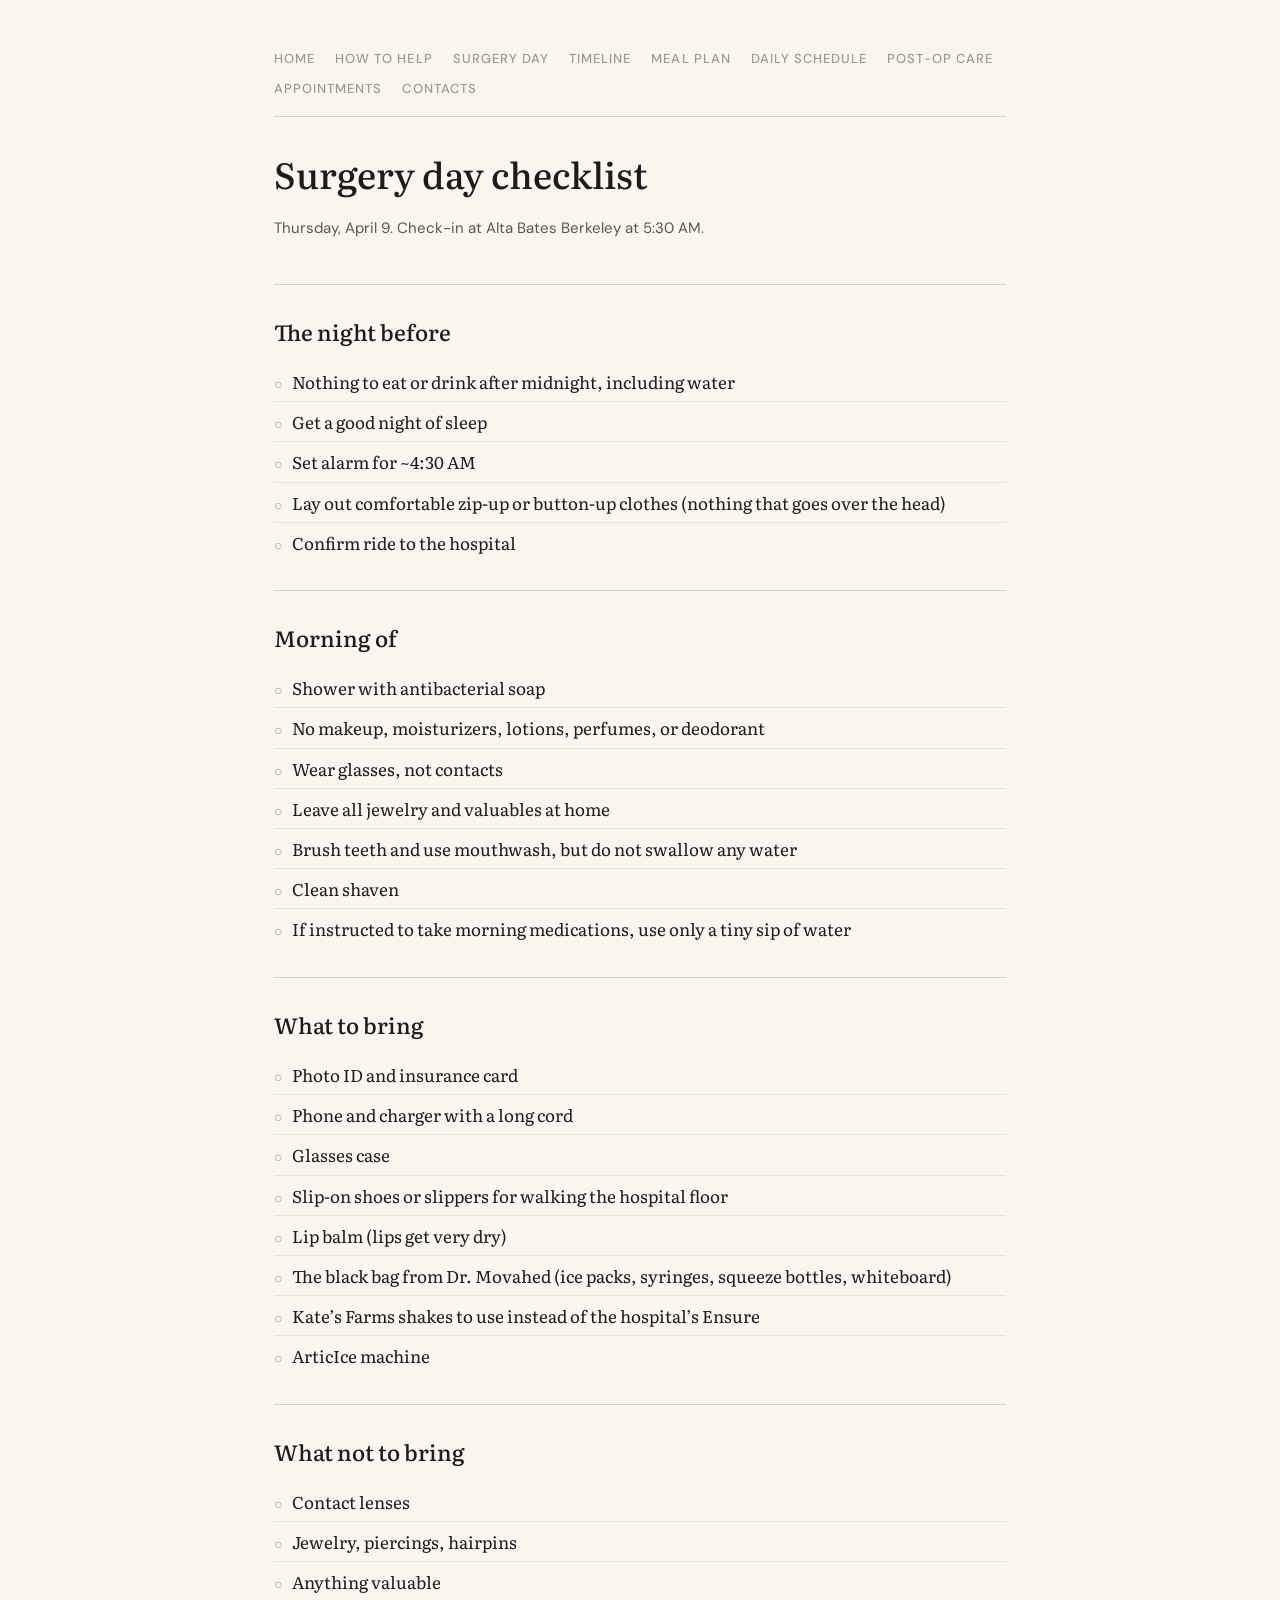
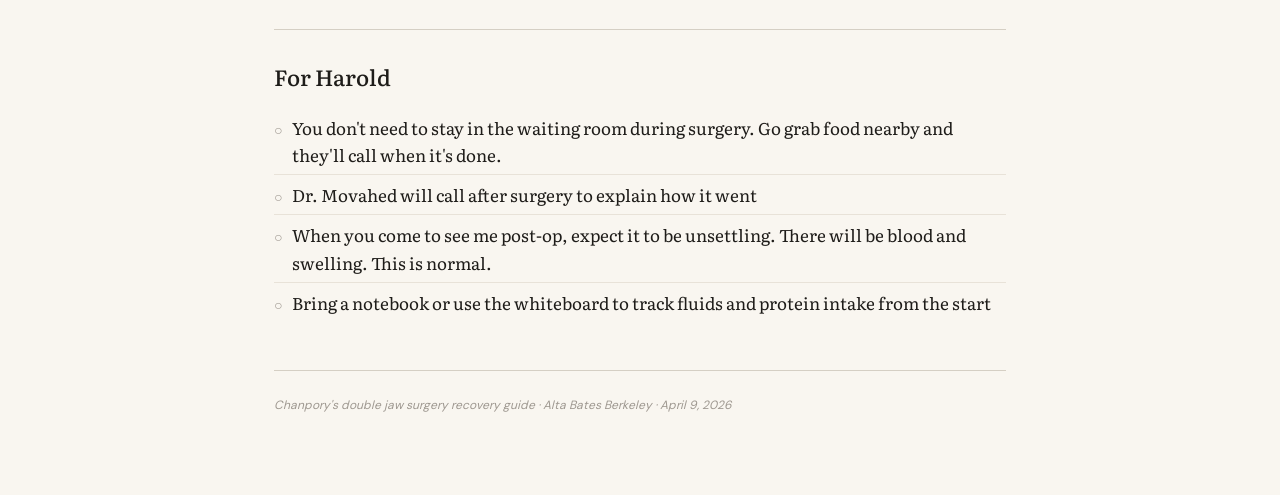
<file: surgery-day.html>
<!DOCTYPE html>
<html lang="en">
<head>
<meta charset="UTF-8">
<meta name="robots" content="noindex, nofollow">
<meta http-equiv="Cache-Control" content="no-cache, no-store, must-revalidate">
<meta http-equiv="Pragma" content="no-cache">
<meta http-equiv="Expires" content="0">
<meta property="og:title" content="Surgery day checklist">
<meta property="og:description" content="Morning-of checklist for April 9. Check-in at 5:30 AM.">
<meta property="og:type" content="website">
<meta property="og:url" content="https://chanpory.github.io/recovery/surgery-day.html">
<meta name="viewport" content="width=device-width, initial-scale=1.0">
<title>Surgery day — Chanpory's recovery guide</title>
<link rel="stylesheet" href="styles.css?v=12">
<style>
  .checklist-section {
    padding-top: 28px;
    margin-top: 28px;
    border-top: 1px solid var(--border);
  }

  .checklist-section:first-of-type {
    margin-top: 0;
    padding-top: 0;
    border-top: none;
  }

  .checklist-title {
    font-family: 'Literata', serif;
    font-size: 22px;
    font-weight: 500;
    color: var(--charcoal);
    margin-bottom: 12px;
  }

  .checklist {
    list-style: none;
    padding: 0;
    margin: 0;
  }

  .checklist li {
    font-family: 'Literata', serif;
    font-size: 17px;
    color: var(--charcoal);
    line-height: 1.6;
    padding: 6px 0;
    border-bottom: 1px solid #e8e2d8;
    display: flex;
    gap: 10px;
    align-items: baseline;
  }

  .checklist li:last-child { border-bottom: none; }

  .checklist li::before {
    content: "\25CB";
    color: var(--light);
    flex-shrink: 0;
    font-size: 14px;
  }

  .checklist-note {
    font-family: 'Literata', serif;
    font-size: 15px;
    color: var(--mid);
    line-height: 1.6;
    margin-top: 12px;
    font-style: italic;
  }

  @media (max-width: 640px) {
    .checklist-title { font-size: 20px; }
  }
</style>
</head>
<body>
<div class="page">

  <nav class="site-nav">
    <a href="index.html">Home</a>
    <a href="help.html">How to help</a>
    <a href="surgery-day.html">Surgery day</a>
    <a href="timeline.html">Timeline</a>
    <a href="meals.html">Meal plan</a>
    <a href="medications.html">Daily schedule</a>
    <a href="post-op-care.html">Post-op care</a>
    <a href="appointments.html?v=2">Appointments</a>
    <a href="contacts.html">Contacts</a>
  </nav>

  <div class="header" style="border-bottom: none;">
    <h1 class="header-title">Surgery day checklist</h1>
    <p class="header-subtitle">Thursday, April 9. Check-in at Alta Bates Berkeley at 5:30 AM.</p>
  </div>

  <div class="checklist-section">
    <h2 class="checklist-title">The night before</h2>
    <ul class="checklist">
      <li>Nothing to eat or drink after midnight, including water</li>
      <li>Get a good night of sleep</li>
      <li>Set alarm for ~4:30 AM</li>
      <li>Lay out comfortable zip-up or button-up clothes (nothing that goes over the head)</li>
      <li>Confirm ride to the hospital</li>
    </ul>
  </div>

  <div class="checklist-section">
    <h2 class="checklist-title">Morning of</h2>
    <ul class="checklist">
      <li>Shower with antibacterial soap</li>
      <li>No makeup, moisturizers, lotions, perfumes, or deodorant</li>
      <li>Wear glasses, not contacts</li>
      <li>Leave all jewelry and valuables at home</li>
      <li>Brush teeth and use mouthwash, but do not swallow any water</li>
      <li>Clean shaven</li>
      <li>If instructed to take morning medications, use only a tiny sip of water</li>
    </ul>
  </div>

  <div class="checklist-section">
    <h2 class="checklist-title">What to bring</h2>
    <ul class="checklist">
      <li>Photo ID and insurance card</li>
      <li>Phone and charger with a long cord</li>
      <li>Glasses case</li>
      <li>Slip-on shoes or slippers for walking the hospital floor</li>
      <li>Lip balm (lips get very dry)</li>
      <li>The black bag from Dr. Movahed (ice packs, syringes, squeeze bottles, whiteboard)</li>
      <li>Kate’s Farms shakes to use instead of the hospital’s Ensure</li>
      <li>ArticIce machine</li>
    </ul>
  </div>

  <div class="checklist-section">
    <h2 class="checklist-title">What not to bring</h2>
    <ul class="checklist">
      <li>Contact lenses</li>
      <li>Jewelry, piercings, hairpins</li>
      <li>Anything valuable</li>
    </ul>
  </div>

  <div class="checklist-section">
    <h2 class="checklist-title">For Harold</h2>
    <ul class="checklist">
      <li>You don't need to stay in the waiting room during surgery. Go grab food nearby and they'll call when it's done.</li>
      <li>Dr. Movahed will call after surgery to explain how it went</li>
      <li>When you come to see me post-op, expect it to be unsettling. There will be blood and swelling. This is normal.</li>
      <li>Bring a notebook or use the whiteboard to track fluids and protein intake from the start</li>
    </ul>
  </div>

  <div class="page-footer">Chanpory's double jaw surgery recovery guide · Alta Bates Berkeley · April 9, 2026</div>
</div>
<script src="pull-refresh.js"></script>
</body>
</html>
</file>
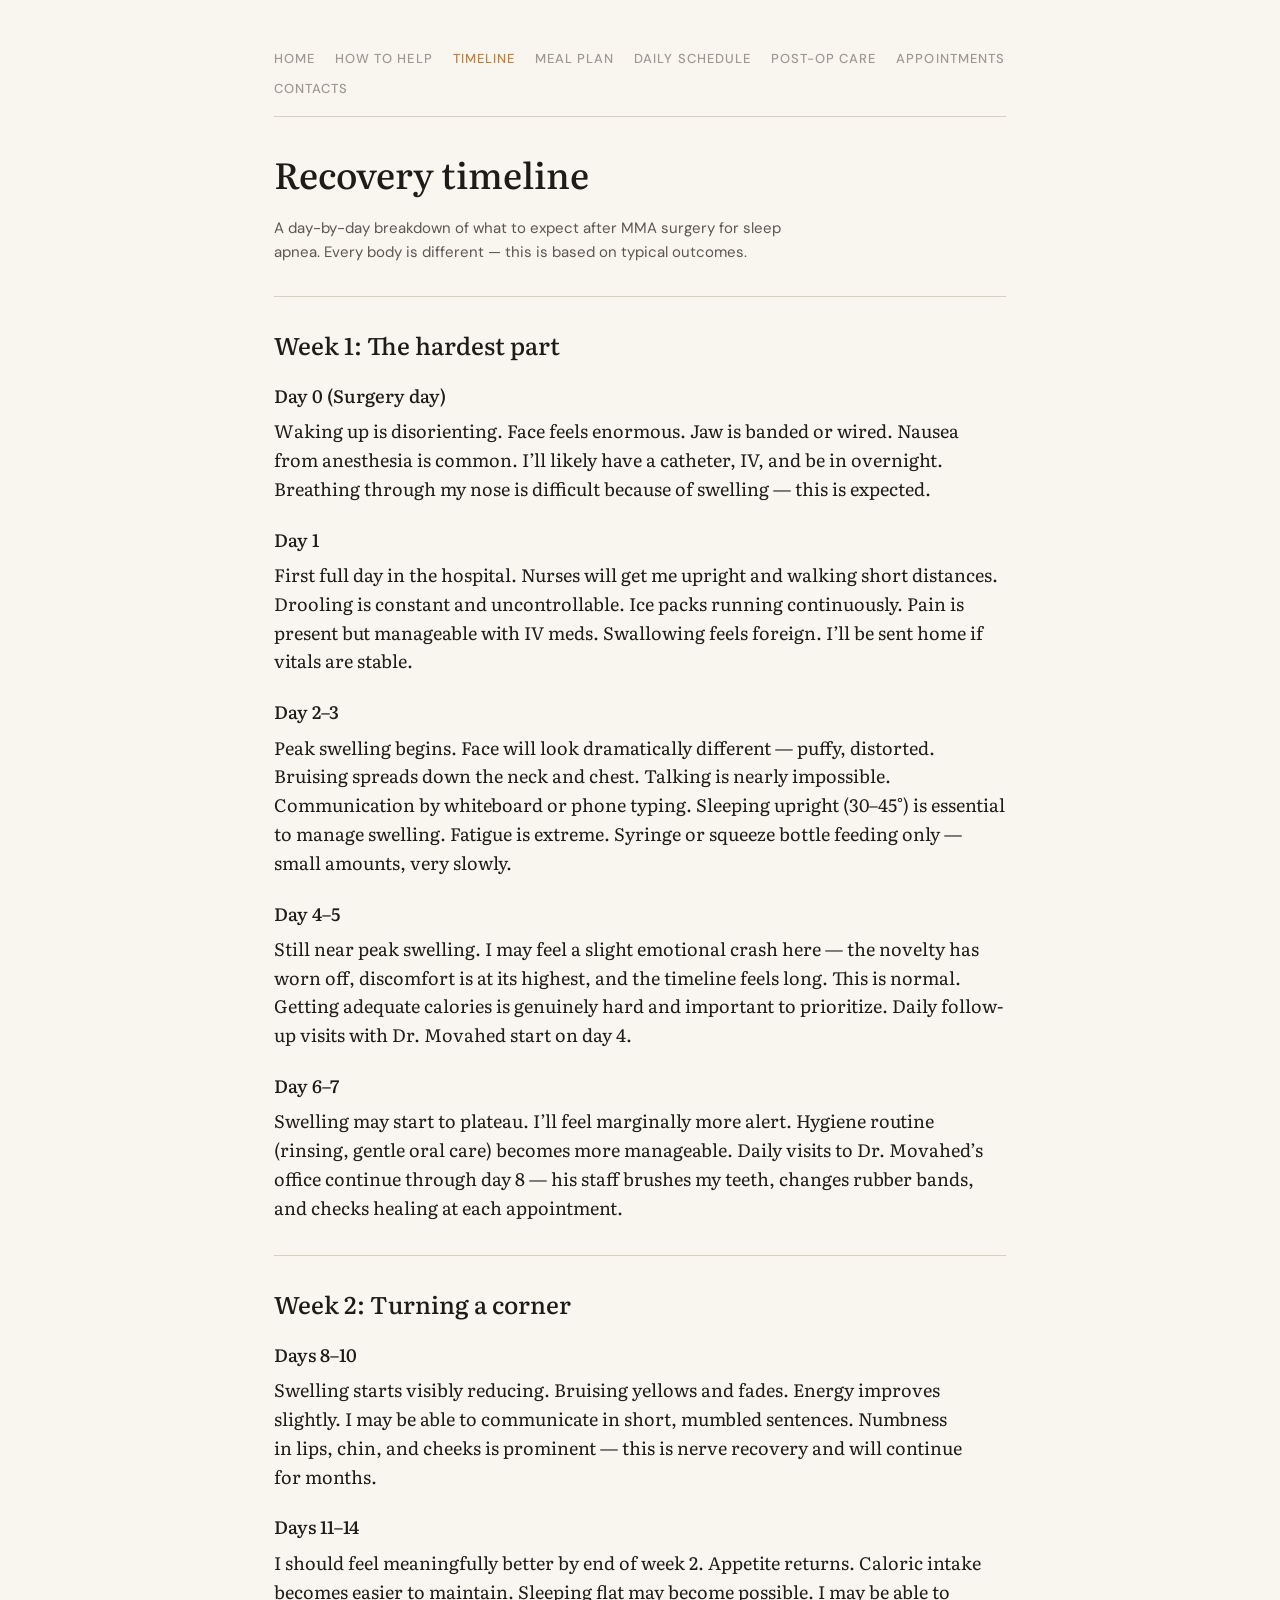
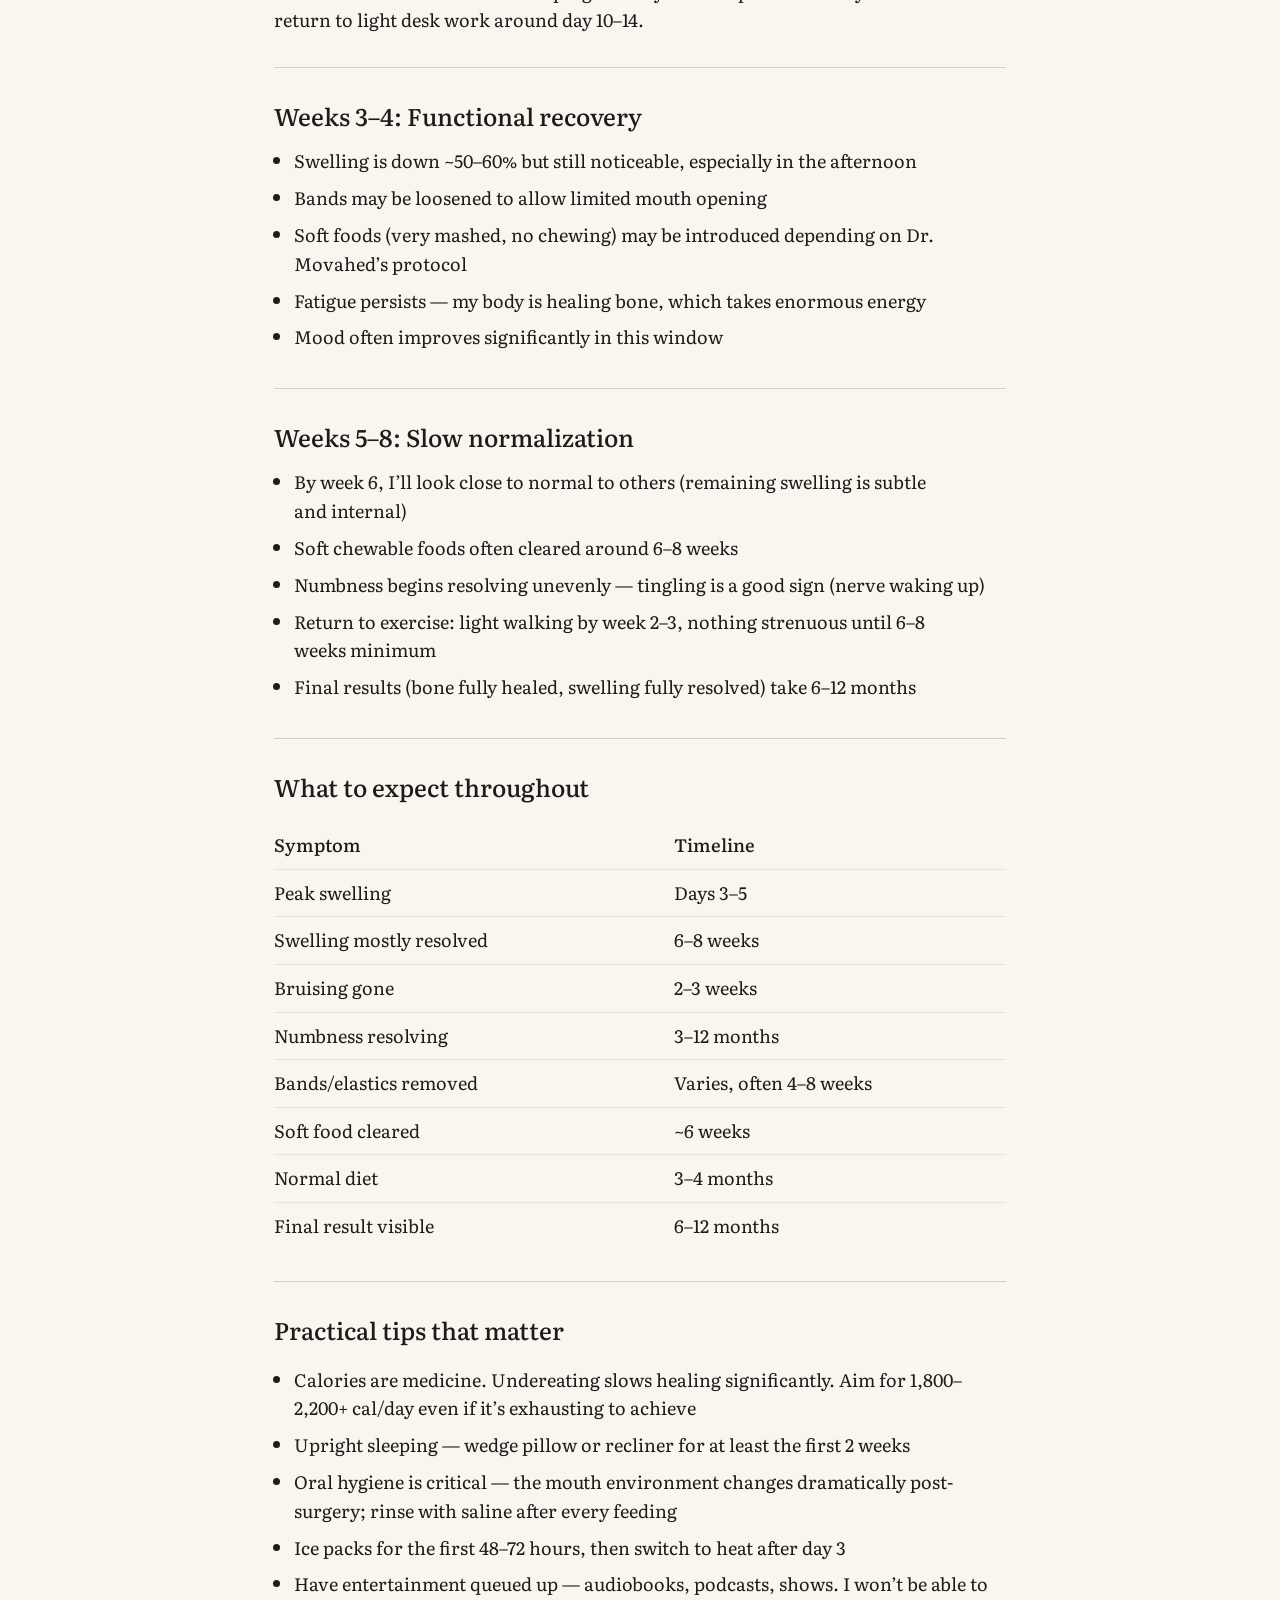
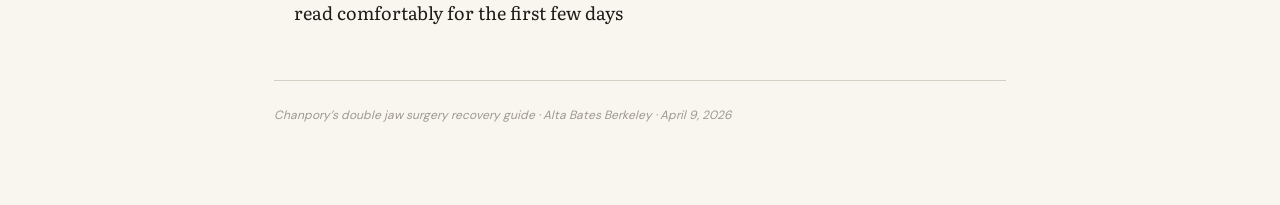
<file: timeline.html>
<!DOCTYPE html>
<html lang="en">
<head>
<meta charset="UTF-8">
<meta name="robots" content="noindex, nofollow">
<meta http-equiv="Cache-Control" content="no-cache, no-store, must-revalidate">
<meta http-equiv="Pragma" content="no-cache">
<meta http-equiv="Expires" content="0">
<meta property="og:title" content="Recovery timeline">
<meta property="og:description" content="Day-by-day breakdown of what to expect after MMA surgery.">
<meta property="og:type" content="website">
<meta property="og:url" content="https://chanpory.github.io/recovery/timeline.html">
<meta name="viewport" content="width=device-width, initial-scale=1.0">
<title>Timeline — Chanpory’s recovery guide</title>
<link rel="stylesheet" href="styles.css?v=12">
<style>
  /* Timeline-specific styles */
  .week-section {
    padding-top: 32px;
    margin-top: 32px;
    border-top: 1px solid var(--border);
  }

  .header + .week-section {
    margin-top: 0;
  }

  .week-title {
    font-family: 'Literata', serif;
    font-size: 24px;
    font-weight: 500;
    color: var(--charcoal);
    margin-bottom: 4px;
    line-height: 1.3;
  }

  .day-title {
    font-family: 'Literata', serif;
    font-size: 18px;
    font-weight: 500;
    color: var(--charcoal);
    margin-top: 24px;
    margin-bottom: 10px;
    line-height: 1.3;
  }

  .day-title:first-child {
    margin-top: 0;
  }

  .timeline-text {
    font-family: 'Literata', serif;
    font-size: 18px;
    color: var(--charcoal);
    line-height: 1.6;
    margin-bottom: 0;
  }

  .week-list {
    list-style: disc;
    padding-left: 20px;
    margin: 12px 0;
  }

  .week-list li {
    font-family: 'Literata', serif;
    font-size: 18px;
    color: var(--charcoal);
    line-height: 1.6;
    padding: 4px 0;
  }

  /* Table */
  .expect-section {
    padding-top: 32px;
    margin-top: 32px;
    border-top: 1px solid var(--border);
  }

  .expect-title {
    font-family: 'Literata', serif;
    font-size: 24px;
    font-weight: 500;
    color: var(--charcoal);
    margin-bottom: 20px;
    line-height: 1.3;
  }

  .timeline-table {
    width: 100%;
    border-collapse: collapse;
  }

  .timeline-table th {
    font-family: 'Literata', serif;
    font-size: 18px;
    font-weight: 500;
    color: var(--charcoal);
    text-align: left;
    padding: 8px 0;
    border-bottom: 1px solid #e8e2d8;
  }

  .timeline-table td {
    font-family: 'Literata', serif;
    font-size: 18px;
    color: var(--charcoal);
    padding: 8px 0;
    border-bottom: 1px solid #e8e2d8;
    vertical-align: top;
  }

  .timeline-table tr:last-child td {
    border-bottom: none;
  }

  .timeline-table td:first-child {
    color: var(--charcoal);
    padding-right: 24px;
  }

  /* Tips section */
  .tips-section {
    padding-top: 32px;
    margin-top: 32px;
    border-top: 1px solid var(--border);
  }

  .tips-section-title {
    font-family: 'Literata', serif;
    font-size: 24px;
    font-weight: 500;
    color: var(--charcoal);
    margin-bottom: 16px;
    line-height: 1.3;
  }

  .tips-list {
    list-style: disc;
    padding-left: 20px;
  }

  .tips-list li {
    font-family: 'Literata', serif;
    font-size: 18px;
    color: var(--charcoal);
    line-height: 1.6;
    padding: 4px 0;
  }

  @media (max-width: 640px) {
    .week-title { font-size: 22px; }
    .day-title { font-size: 17px; }
  }
</style>
</head>
<body>
<div class="page">

  <nav class="site-nav">
    <a href="index.html">Home</a>
    <a href="help.html">How to help</a>
    <a href="timeline.html" class="active">Timeline</a>
    <a href="meals.html">Meal plan</a>
    <a href="medications.html">Daily schedule</a>
    <a href="post-op-care.html">Post-op care</a>
    <a href="appointments.html?v=2">Appointments</a>
    <a href="contacts.html">Contacts</a>
  </nav>

  <div class="header" style="border-bottom: none;">
    <h1 class="header-title">Recovery timeline</h1>
    <p class="header-subtitle">A day-by-day breakdown of what to expect after MMA surgery for sleep apnea. Every body is different — this is based on typical outcomes.</p>
  </div>

  <!-- Week 1 -->
  <div class="week-section">
    <h2 class="week-title">Week 1: The hardest part</h2>

    <h3 class="day-title">Day 0 (Surgery day)</h3>
    <p class="timeline-text">Waking up is disorienting. Face feels enormous. Jaw is banded or wired. Nausea from anesthesia is common. I’ll likely have a catheter, IV, and be in overnight. Breathing through my nose is difficult because of swelling — this is expected.</p>

    <h3 class="day-title">Day 1</h3>
    <p class="timeline-text">First full day in the hospital. Nurses will get me upright and walking short distances. Drooling is constant and uncontrollable. Ice packs running continuously. Pain is present but manageable with IV meds. Swallowing feels foreign. I’ll be sent home if vitals are stable.</p>

    <h3 class="day-title">Day 2–3</h3>
    <p class="timeline-text">Peak swelling begins. Face will look dramatically different — puffy, distorted. Bruising spreads down the neck and chest. Talking is nearly impossible. Communication by whiteboard or phone typing. Sleeping upright (30–45°) is essential to manage swelling. Fatigue is extreme. Syringe or squeeze bottle feeding only — small amounts, very slowly.</p>

    <h3 class="day-title">Day 4–5</h3>
    <p class="timeline-text">Still near peak swelling. I may feel a slight emotional crash here — the novelty has worn off, discomfort is at its highest, and the timeline feels long. This is normal. Getting adequate calories is genuinely hard and important to prioritize. Daily follow-up visits with Dr. Movahed start on day 4.</p>

    <h3 class="day-title">Day 6–7</h3>
    <p class="timeline-text">Swelling may start to plateau. I’ll feel marginally more alert. Hygiene routine (rinsing, gentle oral care) becomes more manageable. Daily visits to Dr. Movahed’s office continue through day 8 — his staff brushes my teeth, changes rubber bands, and checks healing at each appointment.</p>
  </div>

  <!-- Week 2 -->
  <div class="week-section">
    <h2 class="week-title">Week 2: Turning a corner</h2>

    <h3 class="day-title">Days 8–10</h3>
    <p class="timeline-text">Swelling starts visibly reducing. Bruising yellows and fades. Energy improves slightly. I may be able to communicate in short, mumbled sentences. Numbness in lips, chin, and cheeks is prominent — this is nerve recovery and will continue for months.</p>

    <h3 class="day-title">Days 11–14</h3>
    <p class="timeline-text">I should feel meaningfully better by end of week 2. Appetite returns. Caloric intake becomes easier to maintain. Sleeping flat may become possible. I may be able to return to light desk work around day 10–14.</p>
  </div>

  <!-- Weeks 3–4 -->
  <div class="week-section">
    <h2 class="week-title">Weeks 3–4: Functional recovery</h2>
    <ul class="week-list">
      <li>Swelling is down ~50–60% but still noticeable, especially in the afternoon</li>
      <li>Bands may be loosened to allow limited mouth opening</li>
      <li>Soft foods (very mashed, no chewing) may be introduced depending on Dr. Movahed’s protocol</li>
      <li>Fatigue persists — my body is healing bone, which takes enormous energy</li>
      <li>Mood often improves significantly in this window</li>
    </ul>
  </div>

  <!-- Weeks 5–8 -->
  <div class="week-section">
    <h2 class="week-title">Weeks 5–8: Slow normalization</h2>
    <ul class="week-list">
      <li>By week 6, I’ll look close to normal to others (remaining swelling is subtle and internal)</li>
      <li>Soft chewable foods often cleared around 6–8 weeks</li>
      <li>Numbness begins resolving unevenly — tingling is a good sign (nerve waking up)</li>
      <li>Return to exercise: light walking by week 2–3, nothing strenuous until 6–8 weeks minimum</li>
      <li>Final results (bone fully healed, swelling fully resolved) take 6–12 months</li>
    </ul>
  </div>

  <!-- What to Expect -->
  <div class="expect-section">
    <h2 class="expect-title">What to expect throughout</h2>
    <table class="timeline-table">
      <thead>
        <tr>
          <th>Symptom</th>
          <th>Timeline</th>
        </tr>
      </thead>
      <tbody>
        <tr><td>Peak swelling</td><td>Days 3–5</td></tr>
        <tr><td>Swelling mostly resolved</td><td>6–8 weeks</td></tr>
        <tr><td>Bruising gone</td><td>2–3 weeks</td></tr>
        <tr><td>Numbness resolving</td><td>3–12 months</td></tr>
        <tr><td>Bands/elastics removed</td><td>Varies, often 4–8 weeks</td></tr>
        <tr><td>Soft food cleared</td><td>~6 weeks</td></tr>
        <tr><td>Normal diet</td><td>3–4 months</td></tr>
        <tr><td>Final result visible</td><td>6–12 months</td></tr>
      </tbody>
    </table>
  </div>

  <!-- Practical Tips -->
  <div class="tips-section">
    <h2 class="tips-section-title">Practical tips that matter</h2>
    <ul class="tips-list">
      <li>Calories are medicine. Undereating slows healing significantly. Aim for 1,800–2,200+ cal/day even if it’s exhausting to achieve</li>
      <li>Upright sleeping — wedge pillow or recliner for at least the first 2 weeks</li>
      <li>Oral hygiene is critical — the mouth environment changes dramatically post-surgery; rinse with saline after every feeding</li>
      <li>Ice packs for the first 48–72 hours, then switch to heat after day 3</li>
      <li>Have entertainment queued up — audiobooks, podcasts, shows. I won’t be able to read comfortably for the first few days</li>
    </ul>
  </div>

  <div class="page-footer">Chanpory’s double jaw surgery recovery guide · Alta Bates Berkeley · April 9, 2026</div>
</div>
<script src="pull-refresh.js"></script>
</body>
</html>
</file>
<file: styles.css>
/* Self-hosted fonts */
@font-face {
  font-family: 'Literata';
  src: url('fonts/literata-variable.ttf') format('truetype');
  font-weight: 200 900;
  font-style: normal;
  font-display: swap;
}
@font-face {
  font-family: 'Literata';
  src: url('fonts/literata-variable-italic.ttf') format('truetype');
  font-weight: 200 900;
  font-style: italic;
  font-display: swap;
}
@font-face { font-family: 'DM Sans'; src: url('fonts/dm-sans-300.ttf') format('truetype'); font-weight: 300; font-style: normal; font-display: swap; }
@font-face { font-family: 'DM Sans'; src: url('fonts/dm-sans-400.ttf') format('truetype'); font-weight: 400; font-style: normal; font-display: swap; }
@font-face { font-family: 'DM Sans'; src: url('fonts/dm-sans-500.ttf') format('truetype'); font-weight: 500; font-style: normal; font-display: swap; }

:root {
  --cream: #f9f6f0;
  --warm-white: #fffdf9;
  --charcoal: #1e1c19;
  --mid: #5c5750;
  --light: #9e9890;
  --border: #d5cfc4;
  --amber: #c17f3b;
  --amber-light: #fdf3e3;
  --sage: #4a6741;
  --sage-light: #edf2eb;
  --blue-light: #e8f0fb;
  --blue: #3a5fa0;
}

* { box-sizing: border-box; margin: 0; padding: 0; }

h1, h2, h3, p, li, td, th, div { text-wrap: pretty; }

/* Enable optical sizing for Literata variable font */
html { font-optical-sizing: auto; }

body {
  background: var(--cream);
  color: var(--charcoal);
  font-family: 'DM Sans', sans-serif;
  font-size: 16px;
  line-height: 1.7;
  min-height: 100vh;
}

.page {
  max-width: 780px;
  margin: 0 auto;
  padding: 48px 24px 80px;
}

/* Nav */
.site-nav {
  display: flex;
  flex-wrap: wrap;
  gap: 8px 20px;
  margin-bottom: 32px;
  padding-bottom: 16px;
  border-bottom: 1px solid var(--border);
}

.site-nav a {
  font-family: 'DM Sans', sans-serif;
  font-size: 13px;
  font-weight: 500;
  letter-spacing: 0.08em;
  text-transform: uppercase;
  color: var(--light);
  text-decoration: none;
  transition: color 0.15s;
  white-space: nowrap;
}

.site-nav a:hover { color: var(--charcoal); }
.site-nav a.active { color: var(--amber); }

/* Header */
.header {
  margin-bottom: 16px;
  padding-bottom: 16px;
  border-bottom: 1px solid var(--border);
}

.header-eyebrow {
  font-family: 'DM Sans', sans-serif;
  font-size: 12px;
  font-weight: 500;
  letter-spacing: 0.12em;
  text-transform: uppercase;
  color: var(--amber);
  margin-bottom: 12px;
}

.header-title {
  font-family: 'Literata', serif;
  font-size: 36px;
  font-weight: 500;
  line-height: 1.4;
  color: var(--charcoal);
  margin-bottom: 16px;
}

.header-subtitle {
  font-size: 15px;
  color: var(--mid);
  line-height: 1.6;
  max-width: 520px;
}

/* Footer */
.page-footer {
  margin-top: 48px;
  padding-top: 24px;
  border-top: 1px solid var(--border);
  font-size: 12px;
  color: var(--light);
  font-style: italic;
}

/* Footer notes */
.footer-notes {
  margin-top: 32px;
  display: flex;
  flex-direction: column;
  gap: 8px;
}

.footer-note {
  border-radius: 10px;
  padding: 12px 16px;
  font-size: 13px;
  line-height: 1.6;
}
.fn-green { background: var(--sage-light); color: var(--sage); }
.fn-amber { background: var(--amber-light); color: #7a4f1e; }

@media (max-width: 640px) {
  .page { padding: 32px 16px 60px; }
  .header-title { font-size: 28px; }
}
</file>
